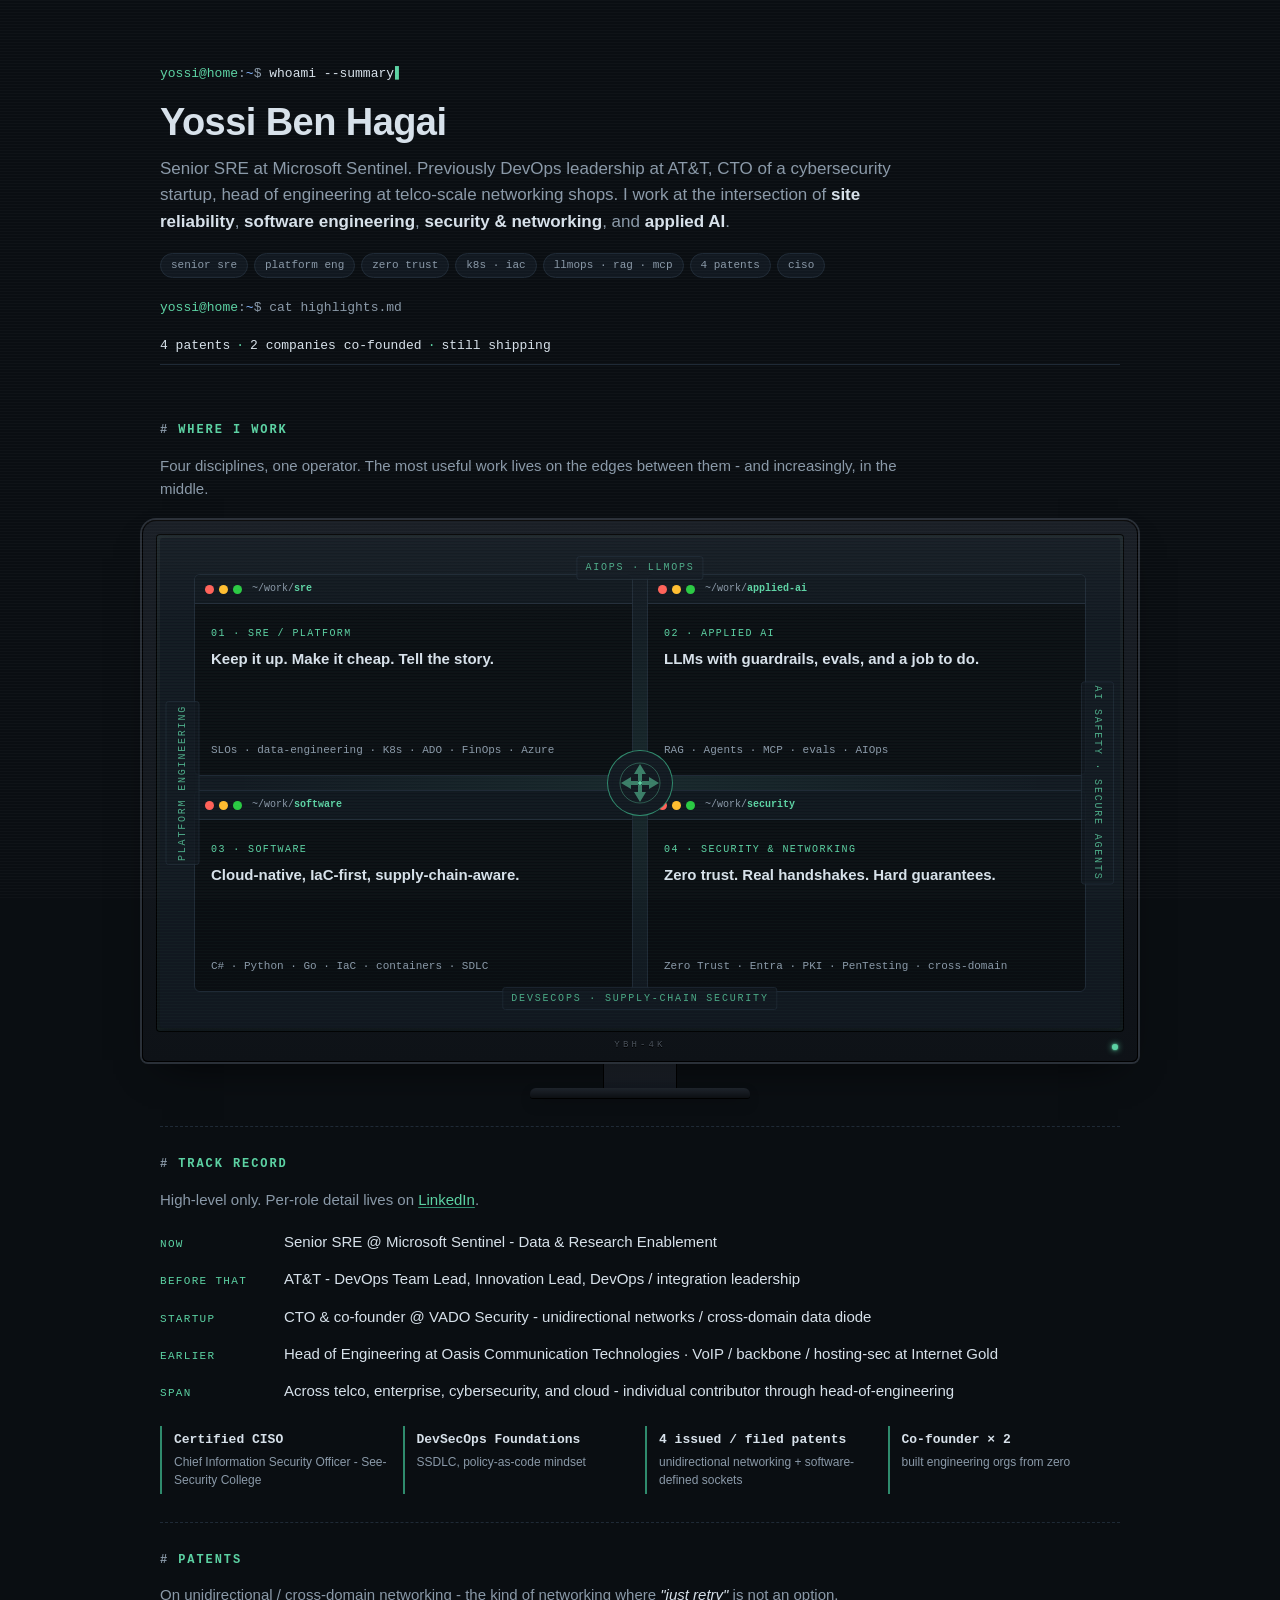
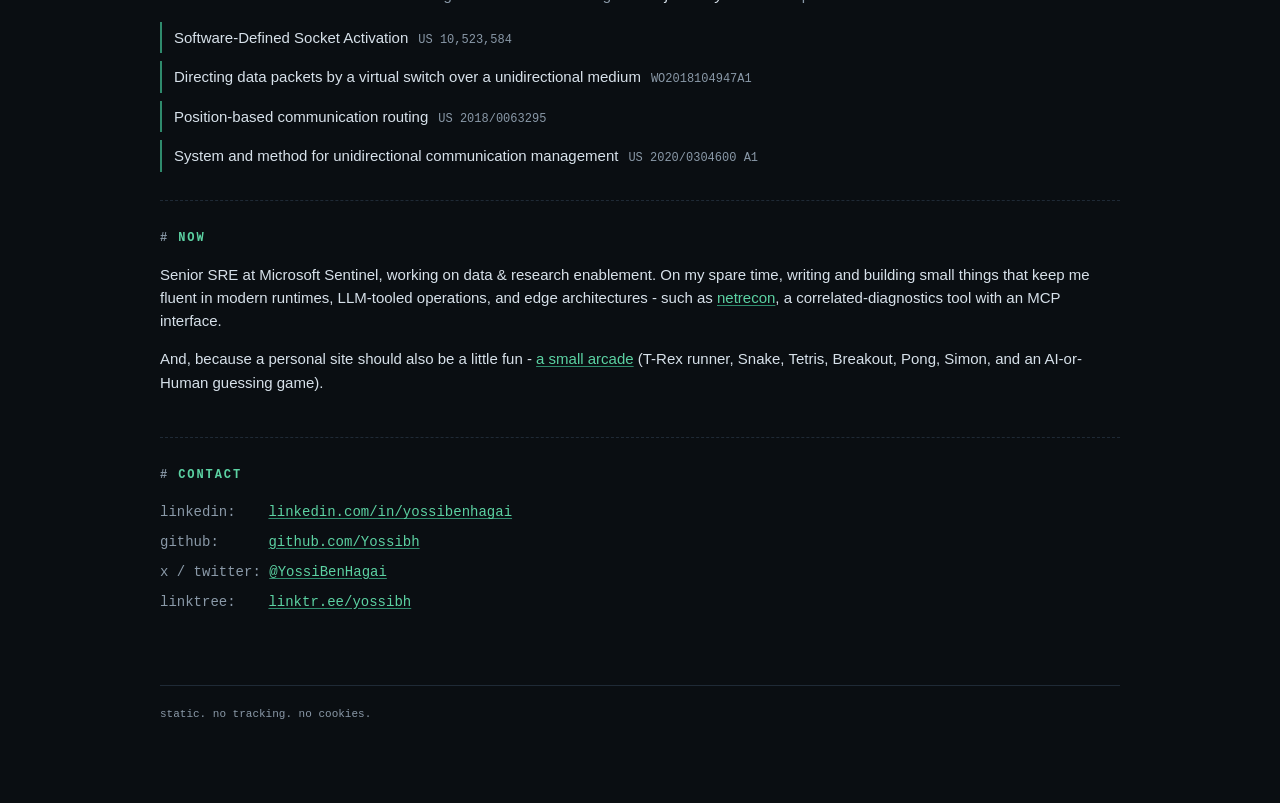
<file: index.html>
<!doctype html>
<html lang="en">
<head>
  <meta charset="utf-8" />
  <meta name="viewport" content="width=device-width, initial-scale=1" />
  <title>Yossi Ben Hagai - Senior SRE · Platform · Security &amp; Networking · Applied AI</title>
  <meta name="description" content="Yossi Ben Hagai - Senior SRE at Microsoft Sentinel. Working at the intersection of site reliability, software engineering, security &amp; networking, and applied AI." />
  <meta name="color-scheme" content="dark" />
  <link rel="canonical" href="https://yossibh.github.io/" />

  <!-- Open Graph / Twitter -->
  <meta property="og:type" content="profile" />
  <meta property="og:title" content="Yossi Ben Hagai - Senior SRE · Platform · Security &amp; Networking · Applied AI" />
  <meta property="og:description" content="Senior SRE at Microsoft Sentinel. Working at the intersection of site reliability, software, security &amp; networking, and applied AI." />
  <meta property="og:url" content="https://yossibh.github.io/" />
  <meta property="og:image" content="https://yossibh.github.io/og.svg" />
  <meta property="og:site_name" content="Yossi Ben Hagai" />
  <meta property="profile:first_name" content="Yossi" />
  <meta property="profile:last_name" content="Ben Hagai" />
  <meta name="twitter:card" content="summary_large_image" />
  <meta name="twitter:title" content="Yossi Ben Hagai" />
  <meta name="twitter:description" content="Senior SRE at Microsoft Sentinel. SRE · Platform · Security &amp; Networking · Applied AI." />
  <meta name="twitter:image" content="https://yossibh.github.io/og.svg" />
  <meta name="twitter:creator" content="@YossiBenHagai" />
  <meta name="author" content="Yossi Ben Hagai" />

  <link rel="icon" type="image/svg+xml" href="/favicon.svg" />

  <!-- JSON-LD: Person -->
  <script type="application/ld+json">
  {
    "@context": "https://schema.org",
    "@type": "Person",
    "name": "Yossi Ben Hagai",
    "givenName": "Yossi",
    "familyName": "Ben Hagai",
    "url": "https://yossibh.github.io/",
    "image": "https://yossibh.github.io/og.svg",
    "jobTitle": "Senior Site Reliability Engineer",
    "worksFor": {
      "@type": "Organization",
      "name": "Microsoft",
      "department": "Microsoft Sentinel"
    },
    "description": "Senior SRE working at the intersection of site reliability, software engineering, security & networking, and applied AI.",
    "knowsAbout": [
      "Site Reliability Engineering",
      "Software Engineering",
      "Security",
      "Networking",
      "Applied AI",
      "Cloud Infrastructure",
      "Observability"
    ],
    "sameAs": [
      "https://github.com/Yossibh",
      "https://www.linkedin.com/in/yossibenhagai/",
      "https://netrecon.pages.dev/"
    ]
  }
  </script>

  <!-- Cloudflare Web Analytics (cookieless, no PII) -->
  <script defer src="https://static.cloudflareinsights.com/beacon.min.js"
          data-cf-beacon='{"token": "096e253cde36408ca9ba0ba15c097f71"}'></script>

  <style>
    :root {
      --bg: #0a0e12;
      --bg-elev: #111820;
      --border: #1f2a36;
      --fg: #d7e1ea;
      --fg-dim: #8a99a8;
      --accent: #5cd2a3;
      --accent-dim: #2f8b6d;
      --low: #85b7ff;
      --mono: ui-monospace, SFMono-Regular, Menlo, Consolas, "Liberation Mono", monospace;
      --sans: -apple-system, BlinkMacSystemFont, "Segoe UI", Inter, Roboto, Helvetica, Arial, sans-serif;
    }

    html, body {
      margin: 0; padding: 0;
      background: var(--bg); color: var(--fg);
      font-family: var(--sans); font-size: 15px; line-height: 1.55;
      -webkit-font-smoothing: antialiased;
    }

    /* Subtle CRT scanlines overlay */
    body::before {
      content: "";
      position: fixed;
      inset: 0;
      pointer-events: none;
      z-index: 1000;
      background: repeating-linear-gradient(
        to bottom,
        rgba(255, 255, 255, 0.022) 0 1px,
        transparent 1px 3px
      );
    }
    @media (prefers-reduced-motion: reduce) {
      body::before { display: none; }
    }
    a { color: var(--accent); text-decoration: none; }
    a:hover { text-decoration: underline; }
    /* WCAG: prose links must be distinguishable beyond color alone. */
    p a, li a, blockquote a {
      text-decoration: underline;
      text-decoration-color: var(--accent-dim);
      text-underline-offset: 2px;
    }
    p a:hover, li a:hover, blockquote a:hover {
      text-decoration-color: var(--accent);
    }
    code, .mono { font-family: var(--mono); }

    .container {
      max-width: 960px;
      margin: 0 auto;
      padding: 32px 20px 80px;
    }

    /* ── Hero ────────────────────────────────────────────────────────────── */
    .about-hero { padding: 32px 0 8px; border-bottom: 1px solid var(--border); margin-bottom: 28px; }
    .about-hero .prompt { font-family: var(--mono); font-size: 13px; color: var(--fg-dim); margin: 0 0 18px; }
    .about-hero .prompt .p-host { color: var(--accent); }
    .about-hero .prompt .p-path { color: var(--low); }
    .about-hero .prompt .typed { color: var(--fg); }

    /* Typed animation on the whoami prompt. 'whoami --summary' = 16 chars. */
    .about-hero .prompt .typed {
      display: inline-block;
      overflow: hidden;
      white-space: nowrap;
      vertical-align: bottom;
      width: 0;
      animation: typing 1.2s steps(16, end) 200ms forwards;
    }
    .about-hero .prompt .caret {
      display: inline-block;
      color: var(--accent);
      animation: caret-blink 0.9s step-end infinite;
      margin-left: 1px;
    }
    @keyframes typing { to { width: 16ch; } }
    @keyframes caret-blink { 50% { opacity: 0; } }
    @media (prefers-reduced-motion: reduce) {
      .about-hero .prompt .typed { animation: none; width: auto; }
      .about-hero .prompt .caret { animation: none; opacity: 0.9; }
    }

    /* Second prompt line + stats output, after the pills. */
    .stats-prompt { margin-top: 20px !important; }
    .stats-output {
      font-family: var(--mono);
      font-size: 13px;
      color: var(--fg);
      margin: 4px 0 0;
      padding: 0;
    }
    .stats-output .dot { color: var(--accent); margin: 0 6px; }
    .about-h1 { font-size: 38px; line-height: 1.1; margin: 0 0 12px; letter-spacing: -0.015em; }
    .about-lede { font-size: 17px; color: var(--fg-dim); max-width: 760px; margin: 0 0 18px; }
    .about-lede strong { color: var(--fg); font-weight: 600; }
    .about-pills { display: flex; flex-wrap: wrap; gap: 6px; margin: 0; }
    .about-pills .pill {
      font-size: 11px; color: var(--fg-dim); border: 1px solid var(--border);
      border-radius: 999px; padding: 3px 10px; background: var(--bg-elev);
    }

    /* ── Sections ────────────────────────────────────────────────────────── */
    .about-section { padding: 28px 0; border-bottom: 1px dashed var(--border); }
    .about-section:last-of-type { border-bottom: 0; }
    .about-h2 {
      font-size: 12px; text-transform: uppercase; letter-spacing: 0.16em;
      color: var(--accent); font-family: var(--mono); margin: 0 0 14px; font-weight: 600;
    }
    .about-h2::before { content: "# "; color: var(--fg-dim); }
    .about-muted { color: var(--fg-dim); max-width: 760px; margin-top: 0; }
    .about-muted em { color: var(--fg); font-style: italic; }

    /* ── Quadrant visualization ──────────────────────────────────────────── */
    .quadrant {
      position: relative;
      display: grid;
      grid-template-columns: 1fr 1fr;
      grid-template-rows: 1fr 1fr;
      gap: 14px;
      margin-top: 20px;
      padding: 36px 34px;
      border: 1px solid var(--border);
      border-radius: 8px;
      background:
        radial-gradient(ellipse at center, rgba(92,210,163,0.08), transparent 60%),
        var(--bg-elev);
      perspective: 1200px;
    }
    .q-card {
      position: relative;
      min-height: 172px;
      cursor: pointer;
      transition: opacity .22s ease, filter .22s ease;
    }
    .q-face {
      position: absolute;
      inset: 0;
      display: flex;
      flex-direction: column;
      gap: 8px;
      padding: 0;
      background: var(--bg);
      border: 1px solid var(--border);
      border-radius: 6px;
      transition: border-color .15s ease;
      overflow: hidden;
    }
    .q-titlebar {
      display: flex; align-items: center; gap: 8px;
      background: #0f161d;
      border-bottom: 1px solid var(--border);
      padding: 6px 10px;
      font-family: var(--mono); font-size: 10px; color: var(--fg-dim);
      flex-shrink: 0;
    }
    .q-titlebar .dots { display: inline-flex; gap: 5px; }
    .q-titlebar .dots i { width: 9px; height: 9px; border-radius: 50%; display: block; }
    .q-titlebar .dots i:nth-child(1) { background: #ff6057; }
    .q-titlebar .dots i:nth-child(2) { background: #ffbd2e; }
    .q-titlebar .dots i:nth-child(3) { background: #28c941; }
    .q-titlebar .path { margin-left: 2px; transition: opacity .15s, color .15s; }
    .q-titlebar .path b { color: var(--accent); font-weight: 600; }
    .q-titlebar .path .prompt { color: var(--accent); margin-right: 4px; display: none; }
    .q-face-body { padding: 14px 16px 16px; display: flex; flex-direction: column; gap: 8px; flex: 1; min-height: 0; transition: opacity .18s ease; }
    .q-card:hover .q-face, .q-card.open .q-face, .q-card:focus-within .q-face { border-color: var(--accent-dim); }

    /* Typing output pane */
    .q-output {
      position: absolute;
      top: 28px; left: 0; right: 0; bottom: 0;
      padding: 12px 16px 14px;
      font-family: var(--mono);
      font-size: 11px;
      line-height: 1.5;
      color: var(--fg-dim);
      overflow: hidden;
      opacity: 0;
      pointer-events: none;
      transition: opacity .18s ease, font-size .3s ease, padding .3s ease;
    }
    @media (min-width: 721px) {
      .q-card.open .q-output {
        top: 36px;
        font-size: 14px;
        line-height: 1.6;
        padding: 22px 28px 24px;
      }
      .q-card.open .q-output .q-back-k { min-width: 74px; font-size: 13px; }
      .q-card.open .q-titlebar { padding: 9px 14px; font-size: 12px; }
      .q-card.open .q-titlebar .dots i { width: 11px; height: 11px; }
    }
    .q-card.open .q-output { opacity: 1; }
    .q-card.open .q-face-body { opacity: 0; }
    .q-card.open .q-titlebar .path .slug { display: none; }
    .q-card.open .q-titlebar .path .prompt { display: inline; }
    .q-output .q-back-k { color: var(--accent); display: inline-block; min-width: 58px; }
    .q-output ul { list-style: none; padding: 0; margin: 2px 0; }
    .q-output ul li { padding-left: 10px; position: relative; color: var(--fg); }
    .q-output ul li::before { content: "-"; position: absolute; left: 0; color: var(--accent-dim); }
    .q-output .q-cursor {
      display: inline-block; width: 7px; height: 1em;
      background: var(--accent);
      vertical-align: text-bottom;
      margin-left: 1px;
      animation: q-blink 1.05s step-end infinite;
    }
    @keyframes q-blink { 50% { opacity: 0; } }
    .q-tag { font-size: 10px; letter-spacing: 0.14em; text-transform: uppercase; color: var(--accent); }
    .q-card strong { font-size: 15px; color: var(--fg); font-weight: 600; line-height: 1.35; }
    .q-meta { font-size: 11px; color: var(--fg-dim); margin-top: auto; }

    @media (prefers-reduced-motion: reduce) {
      .q-output, .q-face-body, .q-titlebar .path { transition: none; }
      .q-output .q-cursor { animation: none; }
    }

    .q-edge {
      position: absolute;
      font-size: 10px; text-transform: uppercase; letter-spacing: 0.18em;
      color: var(--accent); opacity: 0.78;
      background: var(--bg-elev);
      padding: 3px 8px;
      border: 1px solid var(--border);
      border-radius: 3px;
      white-space: nowrap;
      pointer-events: none;
    }
    .q-edge-top    { top: 18px; left: 50%; transform: translateX(-50%); }
    .q-edge-bottom { bottom: 18px; left: 50%; transform: translateX(-50%); }
    .q-edge-left   { top: 50%; left: 6px;  writing-mode: vertical-rl; transform: translateY(-50%) rotate(180deg); }
    .q-edge-right  { top: 50%; right: 6px; writing-mode: vertical-rl; transform: translateY(-50%); }

    .q-center {
      position: absolute;
      top: 50%; left: 50%; transform: translate(-50%, -50%);
      width: 56px; height: 56px;
      display: flex; align-items: center; justify-content: center;
      color: var(--accent);
      background: var(--bg-elev);
      border-radius: 999px;
      box-shadow: 0 0 0 4px var(--bg-elev), 0 0 0 5px var(--accent-dim);
      pointer-events: none;
      transition: opacity 0.25s ease;
      z-index: 2;
    }
    .q-center svg { display: block; overflow: visible; }
    .q-center .qc-ring {
      transform-origin: 22px 22px;
      animation: qc-spin 14s linear infinite;
    }
    .q-center .qc-dot {
      animation: qc-dot-pulse 2.4s ease-in-out infinite;
    }
    .q-center .qc {
      transform-origin: 22px 22px;
      opacity: 0.55;
      animation: qc-pulse 2.4s ease-in-out infinite;
    }
    .q-center .qc-n { animation-delay: 0s;    }
    .q-center .qc-e { animation-delay: 0.6s;  }
    .q-center .qc-s { animation-delay: 1.2s;  }
    .q-center .qc-w { animation-delay: 1.8s;  }

    @keyframes qc-pulse {
      0%,  70%, 100% { opacity: 0.45; filter: none; transform: scale(1); }
      15%            { opacity: 1;    filter: drop-shadow(0 0 4px var(--accent)); transform: scale(1.08); }
      40%            { opacity: 0.7;  }
    }
    @keyframes qc-dot-pulse {
      0%, 100% { opacity: 0.6; transform: scale(1); transform-origin: 22px 22px; }
      50%      { opacity: 1;   transform: scale(1.35); transform-origin: 22px 22px; }
    }
    @keyframes qc-spin {
      to { transform: rotate(360deg); }
    }
    .q-center::after {
      content: "";
      position: absolute;
      inset: -4px;
      border-radius: 999px;
      border: 1px solid var(--accent);
      opacity: 0;
      animation: origin-pulse 3s ease-out infinite;
      pointer-events: none;
    }
    @keyframes origin-pulse {
      0%   { transform: scale(1);    opacity: 0.55; }
      70%  { transform: scale(1.35); opacity: 0; }
      100% { transform: scale(1.35); opacity: 0; }
    }
    /* Fade the center badge when any card is open so it doesn't
       cover the terminal output. */
    .quadrant:has(.q-card:hover) .q-center,
    .quadrant:has(.q-card.open) .q-center { opacity: 0; }
    .quadrant:has(.q-card.open) .q-edge {
      opacity: 0;
      transition: opacity .18s ease;
    }
    @media (prefers-reduced-motion: reduce) {
      .q-center::after { animation: none; }
      .q-center .qc,
      .q-center .qc-ring,
      .q-center .qc-dot { animation: none; opacity: 0.7; }
    }

    /* ── Maximize-on-hover (desktop) ─────────────────────────────────────── */
    @media (min-width: 721px) {
      .quadrant { display: block; min-height: 430px; }
      .q-card {
        position: absolute;
        margin: 0;
        transition:
          inset .34s cubic-bezier(.2,.7,.2,1),
          opacity .22s ease,
          filter .22s ease;
      }
      .q-sre { inset: 36px calc(50% + 7px) calc(50% + 7px) 34px; }
      .q-ai  { inset: 36px 34px calc(50% + 7px) calc(50% + 7px); }
      .q-swe { inset: calc(50% + 7px) calc(50% + 7px) 36px 34px; }
      .q-sec { inset: calc(50% + 7px) 34px 36px calc(50% + 7px); }
      .q-card.open { inset: 36px 34px; z-index: 10; }
      .quadrant:has(.q-card.open) .q-card:not(.open) {
        opacity: 0.18;
        filter: blur(2px) saturate(0.6);
        pointer-events: none;
      }
    }
    @media (prefers-reduced-motion: reduce) {
      .q-card { transition: opacity .22s ease, filter .22s ease; }
    }

    @media (max-width: 720px) {
      .quadrant { grid-template-columns: 1fr; grid-template-rows: auto; padding: 20px 14px; }
      .q-card { min-height: 172px; }
      .q-face { position: absolute; inset: 0; }
      .q-edge-left, .q-edge-right { display: none; }
      .q-edge-top, .q-edge-bottom { position: static; transform: none; display: inline-block; margin: 6px 4px; }
      .q-center { display: none; }
    }

    /* ── Monitor enclosure ──────────────────────────────────────────────── */
    .monitor {
      margin-top: 20px;
      display: flex;
      flex-direction: column;
      align-items: center;
    }
    .monitor-bezel {
      position: relative;
      width: 100%;
      padding: 18px 18px 34px;
      background: linear-gradient(180deg, #1a1f26 0%, #0e1217 100%);
      border-radius: 14px 14px 6px 6px;
      box-shadow:
        inset 0 1px 0 rgba(255,255,255,0.05),
        inset 0 0 0 1px #000,
        0 0 0 2px #2a3038,
        0 18px 40px -20px rgba(0,0,0,0.8),
        0 2px 0 #0a0d11;
    }
    .monitor-bezel::before {
      /* inner screen rim */
      content: "";
      position: absolute;
      inset: 14px 14px 30px;
      border-radius: 4px;
      box-shadow:
        inset 0 0 0 1px #000,
        inset 0 0 14px rgba(92,210,163,0.08);
      pointer-events: none;
    }
    .monitor-bezel::after {
      /* subtle screen scanlines + glare */
      content: "";
      position: absolute;
      inset: 14px 14px 30px;
      border-radius: 4px;
      background:
        linear-gradient(180deg, rgba(255,255,255,0.04), transparent 18%, transparent 82%, rgba(0,0,0,0.25)),
        repeating-linear-gradient(0deg, rgba(92,210,163,0.035) 0px, rgba(92,210,163,0.035) 1px, transparent 1px, transparent 3px);
      pointer-events: none;
      mix-blend-mode: screen;
      opacity: 0.6;
    }
    .monitor-brand {
      position: absolute;
      bottom: 9px; left: 50%; transform: translateX(-50%);
      font-size: 9px; letter-spacing: 0.35em;
      color: #4a525c;
      text-shadow: 0 1px 0 #000;
    }
    .monitor-led {
      position: absolute;
      bottom: 12px; right: 20px;
      width: 6px; height: 6px;
      border-radius: 50%;
      background: var(--accent);
      box-shadow: 0 0 6px var(--accent), 0 0 2px var(--accent);
      animation: monitor-led-blink 4s ease-in-out infinite;
    }
    @keyframes monitor-led-blink {
      0%, 94%, 100% { opacity: 1; }
      96%           { opacity: 0.25; }
    }
    .monitor-neck {
      width: 72px; height: 26px;
      background: linear-gradient(180deg, #20262e, #141921);
      border-left: 1px solid #000;
      border-right: 1px solid #000;
      box-shadow: inset 0 1px 0 rgba(255,255,255,0.04);
    }
    .monitor-base {
      width: 220px; max-width: 60%; height: 10px;
      background: linear-gradient(180deg, #20262e, #0c0f13);
      border-radius: 6px 6px 3px 3px;
      box-shadow:
        0 1px 0 #000,
        0 6px 14px -4px rgba(0,0,0,0.7);
    }
    /* The quadrant now sits inside the bezel; drop its outer border so the
       monitor provides the frame. */
    .monitor .quadrant {
      margin-top: 0;
      border: none;
      border-radius: 3px;
      padding: 30px 28px;
    }
    @media (max-width: 720px) {
      .monitor-bezel { padding: 10px 10px 24px; border-radius: 10px 10px 4px 4px; }
      .monitor-bezel::before, .monitor-bezel::after { inset: 8px 8px 20px; }
      .monitor-brand { bottom: 6px; font-size: 8px; letter-spacing: 0.3em; }
      .monitor-led { bottom: 9px; right: 12px; width: 5px; height: 5px; }
      .monitor-neck { width: 58px; height: 20px; }
      .monitor-base { width: 180px; }
      .monitor .quadrant { padding: 16px 10px; }
    }
    @media (prefers-reduced-motion: reduce) {
      .monitor-led { animation: none; }
    }

    /* ── Track record ────────────────────────────────────────────────────── */
    .career-list { list-style: none; padding: 0; margin: 10px 0 20px; display: flex; flex-direction: column; gap: 6px; }
    .career-list li { display: grid; grid-template-columns: 110px 1fr; gap: 14px; align-items: baseline; padding: 4px 0; }
    .career-k { color: var(--accent); font-size: 11px; text-transform: uppercase; letter-spacing: 0.12em; }
    .career-v { color: var(--fg); }

    .cred-grid { display: grid; grid-template-columns: repeat(auto-fit, minmax(220px, 1fr)); gap: 10px; margin-top: 14px; }
    .cred { display: flex; flex-direction: column; gap: 2px; border-left: 2px solid var(--accent-dim); padding: 4px 0 4px 12px; }
    .cred-label { font-size: 13px; color: var(--fg); font-weight: 600; }
    .cred-note { font-size: 12px; color: var(--fg-dim); }

    /* ── Patents ─────────────────────────────────────────────────────────── */
    .patent-list { list-style: none; padding: 0; margin: 10px 0 0; display: flex; flex-direction: column; gap: 8px; }
    .patent { display: flex; flex-wrap: wrap; gap: 10px; align-items: baseline; border-left: 2px solid var(--accent-dim); padding: 4px 0 4px 12px; }
    .patent-title { font-weight: 500; color: var(--fg); }
    .patent-meta { font-size: 12px; color: var(--fg-dim); }

    /* ── Contact ─────────────────────────────────────────────────────────── */
    .contact-list { list-style: none; padding: 0; margin: 0; font-size: 14px; }
    .contact-list li { padding: 4px 0; }
    .contact-list .c-k { display: inline-block; min-width: 100px; color: var(--fg-dim); }
    .contact-list .c-k::after { content: ":"; }

    .site-footer {
      margin-top: 40px; padding-top: 20px; border-top: 1px solid var(--border);
      font-family: var(--mono); font-size: 11px; color: var(--fg-dim);
    }

    @media (max-width: 640px) {
      .about-h1 { font-size: 28px; }
      .about-lede { font-size: 15px; }
      .career-list li { grid-template-columns: 1fr; gap: 2px; }
    }
  </style>
</head>
<body>
  <main class="container">
    <section class="about-hero">
      <div class="prompt mono">
        <span class="p-host">yossi@home</span>:<span class="p-path">~</span>$ <span class="typed">whoami --summary</span><span class="caret" aria-hidden="true">▌</span>
      </div>

      <h1 class="about-h1">Yossi Ben Hagai</h1>
      <p class="about-lede">
        Senior SRE at Microsoft Sentinel. Previously DevOps leadership at AT&amp;T, CTO of a
        cybersecurity startup, head of engineering at telco-scale networking shops. I work at
        the intersection of <strong>site reliability</strong>, <strong>software engineering</strong>,
        <strong>security &amp; networking</strong>, and <strong>applied AI</strong>.
      </p>
      <div class="about-pills mono">
        <span class="pill">senior sre</span>
        <span class="pill">platform eng</span>
        <span class="pill">zero trust</span>
        <span class="pill">k8s · iac</span>
        <span class="pill">llmops · rag · mcp</span>
        <span class="pill">4 patents</span>
        <span class="pill">ciso</span>
      </div>

      <div class="prompt mono stats-prompt">
        <span class="p-host">yossi@home</span>:<span class="p-path">~</span>$ cat highlights.md
      </div>
      <div class="stats-output mono">
        4 patents<span class="dot">·</span>2 companies co-founded<span class="dot">·</span>still shipping
      </div>
    </section>

    <section class="about-section">
      <h2 class="about-h2">Where I work</h2>
      <p class="about-muted">
        Four disciplines, one operator. The most useful work lives on the edges between them -
        and increasingly, in the middle.
      </p>

      <div class="monitor" aria-hidden="false">
        <div class="monitor-bezel">
          <div class="monitor-brand mono" aria-hidden="true">YBH-4K</div>
          <div class="monitor-led" aria-hidden="true"></div>
        <div class="quadrant" role="img" aria-label="Quadrant showing the four disciplines and their intersections. Hover each card for a man-page.">
        <div class="q-card q-sre" data-slug="sre" tabindex="0" role="button" aria-label="SRE / platform — activate to see details">
          <div class="q-face">
            <div class="q-titlebar"><span class="dots"><i></i><i></i><i></i></span><span class="path"><span class="prompt">$ man</span><span class="slug">~/work/</span><b>sre</b></span></div>
            <div class="q-face-body">
              <span class="q-tag mono">01 · sre / platform</span>
              <strong>Keep it up. Make it cheap. Tell the story.</strong>
              <span class="q-meta mono">SLOs · data-engineering · K8s · ADO · FinOps · Azure</span>
            </div>
            <div class="q-output" aria-hidden="true"></div>
          </div>
          <template class="q-script">
            <div><span class="q-back-k">NAME</span> keep it up, make it cheap, tell the story</div>
            <div><span class="q-back-k">DOES</span></div>
            <ul>
              <li>SLOs over heroics</li>
              <li>automate the boring; escalate the novel</li>
              <li>observability before optimization</li>
            </ul>
            <div><span class="q-back-k">SEE ALSO</span> platform(1), toil(5), oncall(8)</div>
          </template>
        </div>
        <div class="q-card q-ai" data-slug="applied-ai" tabindex="0" role="button" aria-label="Applied AI — activate to see details">
          <div class="q-face">
            <div class="q-titlebar"><span class="dots"><i></i><i></i><i></i></span><span class="path"><span class="prompt">$ man</span><span class="slug">~/work/</span><b>applied-ai</b></span></div>
            <div class="q-face-body">
              <span class="q-tag mono">02 · applied AI</span>
              <strong>LLMs with guardrails, evals, and a job to do.</strong>
              <span class="q-meta mono">RAG · Agents · MCP · evals · AIOps</span>
            </div>
            <div class="q-output" aria-hidden="true"></div>
          </div>
          <template class="q-script">
            <div><span class="q-back-k">NAME</span> LLMs with a job to do</div>
            <div><span class="q-back-k">DOES</span></div>
            <ul>
              <li>evals before vibes</li>
              <li>retrieval before fine-tuning</li>
              <li>guardrails at the tool boundary</li>
            </ul>
            <div><span class="q-back-k">SEE ALSO</span> mcp(1), agents(5), evals(7)</div>
          </template>
        </div>
        <div class="q-card q-swe" data-slug="software" tabindex="0" role="button" aria-label="Software — activate to see details">
          <div class="q-face">
            <div class="q-titlebar"><span class="dots"><i></i><i></i><i></i></span><span class="path"><span class="prompt">$ man</span><span class="slug">~/work/</span><b>software</b></span></div>
            <div class="q-face-body">
              <span class="q-tag mono">03 · software</span>
              <strong>Cloud-native, IaC-first, supply-chain-aware.</strong>
              <span class="q-meta mono">C# · Python · Go · IaC · containers · SDLC</span>
            </div>
            <div class="q-output" aria-hidden="true"></div>
          </div>
          <template class="q-script">
            <div><span class="q-back-k">NAME</span> ship, iterate, own it</div>
            <div><span class="q-back-k">DOES</span></div>
            <ul>
              <li>types and tests over docs</li>
              <li>simple beats clever</li>
              <li>own your own reliability</li>
            </ul>
            <div><span class="q-back-k">SEE ALSO</span> iac(1), ci(5), sdlc(7)</div>
          </template>
        </div>
        <div class="q-card q-sec" data-slug="security" tabindex="0" role="button" aria-label="Security and networking — activate to see details">
          <div class="q-face">
            <div class="q-titlebar"><span class="dots"><i></i><i></i><i></i></span><span class="path"><span class="prompt">$ man</span><span class="slug">~/work/</span><b>security</b></span></div>
            <div class="q-face-body">
              <span class="q-tag mono">04 · security &amp; networking</span>
              <strong>Zero trust. Real handshakes. Hard guarantees.</strong>
              <span class="q-meta mono">Zero Trust · Entra · PKI · PenTesting · cross-domain</span>
            </div>
            <div class="q-output" aria-hidden="true"></div>
          </div>
          <template class="q-script">
            <div><span class="q-back-k">NAME</span> zero trust, real handshakes</div>
            <div><span class="q-back-k">DOES</span></div>
            <ul>
              <li>assume breach, verify always</li>
              <li>identity is the new perimeter</li>
              <li>crypto protects; design enables</li>
            </ul>
            <div><span class="q-back-k">SEE ALSO</span> entra(1), zero-trust(5), pki(7)</div>
          </template>
        </div>

        <span class="q-edge q-edge-top mono" aria-hidden="true">AIOps · LLMOps</span>
        <span class="q-edge q-edge-bottom mono" aria-hidden="true">DevSecOps · supply-chain security</span>
        <span class="q-edge q-edge-left mono" aria-hidden="true">Platform engineering</span>
        <span class="q-edge q-edge-right mono" aria-hidden="true">AI safety · secure agents</span>
        <span class="q-center" aria-hidden="true">
          <svg viewBox="0 0 44 44" width="44" height="44" role="presentation">
            <circle class="qc-ring" cx="22" cy="22" r="20" fill="none" stroke="currentColor" stroke-opacity="0.35" stroke-width="1"/>
            <g class="qc-arrows" fill="currentColor">
              <path class="qc qc-n" d="M22 3 L28 13 H24 V20 H20 V13 H16 Z"/>
              <path class="qc qc-e" d="M41 22 L31 28 V24 H24 V20 H31 V16 Z"/>
              <path class="qc qc-s" d="M22 41 L16 31 H20 V24 H24 V31 H28 Z"/>
              <path class="qc qc-w" d="M3 22 L13 16 V20 H20 V24 H13 V28 Z"/>
            </g>
            <circle class="qc-dot" cx="22" cy="22" r="2" fill="currentColor"/>
          </svg>
        </span>
        </div>
        </div>
        <div class="monitor-neck" aria-hidden="true"></div>
        <div class="monitor-base" aria-hidden="true"></div>
      </div>
    </section>

    <section class="about-section">
      <h2 class="about-h2">Track record</h2>
      <p class="about-muted">
        High-level only. Per-role detail lives on
        <a href="https://www.linkedin.com/in/yossibenhagai/" target="_blank" rel="noopener">LinkedIn</a>.
      </p>
      <ul class="career-list">
        <li><span class="career-k mono">Now</span><span class="career-v">Senior SRE @ Microsoft Sentinel - Data &amp; Research Enablement</span></li>
        <li><span class="career-k mono">Before that</span><span class="career-v">AT&amp;T - DevOps Team Lead, Innovation Lead, DevOps / integration leadership</span></li>
        <li><span class="career-k mono">Startup</span><span class="career-v">CTO &amp; co-founder @ VADO Security - unidirectional networks / cross-domain data diode</span></li>
        <li><span class="career-k mono">Earlier</span><span class="career-v">Head of Engineering at Oasis Communication Technologies · VoIP / backbone / hosting-sec at Internet Gold</span></li>
        <li><span class="career-k mono">Span</span><span class="career-v">Across telco, enterprise, cybersecurity, and cloud - individual contributor through head-of-engineering</span></li>
      </ul>

      <div class="cred-grid">
        <div class="cred"><span class="cred-label mono">Certified CISO</span><span class="cred-note">Chief Information Security Officer - See-Security College</span></div>
        <div class="cred"><span class="cred-label mono">DevSecOps Foundations</span><span class="cred-note">SSDLC, policy-as-code mindset</span></div>
        <div class="cred"><span class="cred-label mono">4 issued / filed patents</span><span class="cred-note">unidirectional networking + software-defined sockets</span></div>
        <div class="cred"><span class="cred-label mono">Co-founder × 2</span><span class="cred-note">built engineering orgs from zero</span></div>
      </div>
    </section>

    <section class="about-section">
      <h2 class="about-h2">Patents</h2>
      <p class="about-muted">
        On unidirectional / cross-domain networking - the kind of networking where
        <em>"just retry"</em> is not an option.
      </p>
      <ul class="patent-list">
        <li class="patent"><span class="patent-title">Software-Defined Socket Activation</span><span class="patent-meta mono">US 10,523,584</span></li>
        <li class="patent"><span class="patent-title">Directing data packets by a virtual switch over a unidirectional medium</span><span class="patent-meta mono">WO2018104947A1</span></li>
        <li class="patent"><span class="patent-title">Position-based communication routing</span><span class="patent-meta mono">US 2018/0063295</span></li>
        <li class="patent"><span class="patent-title">System and method for unidirectional communication management</span><span class="patent-meta mono">US 2020/0304600 A1</span></li>
      </ul>
    </section>

    <section class="about-section">
      <h2 class="about-h2">Now</h2>
      <p>
        Senior SRE at Microsoft Sentinel, working on data &amp; research enablement. On my spare time,
        writing and building small things that keep me fluent in modern runtimes, LLM-tooled
        operations, and edge architectures - such as
        <a href="https://netrecon.pages.dev/" target="_blank" rel="noopener">netrecon</a>,
        a correlated-diagnostics tool with an MCP interface.
      </p>
      <p>
        And, because a personal site should also be a little fun -
        <a href="/games/">a small arcade</a>
        (T-Rex runner, Snake, Tetris, Breakout, Pong, Simon, and an AI-or-Human guessing game).
      </p>
    </section>

    <section class="about-section">
      <h2 class="about-h2">Contact</h2>
      <ul class="contact-list mono">
        <li><span class="c-k">linkedin</span> <a href="https://www.linkedin.com/in/yossibenhagai/" target="_blank" rel="noopener">linkedin.com/in/yossibenhagai</a></li>
        <li><span class="c-k">github</span> <a href="https://github.com/Yossibh" target="_blank" rel="noopener">github.com/Yossibh</a></li>
        <li><span class="c-k">x / twitter</span> <a href="https://twitter.com/YossiBenHagai" target="_blank" rel="noopener">@YossiBenHagai</a></li>
        <li><span class="c-k">linktree</span> <a href="https://linktr.ee/yossibh" target="_blank" rel="noopener">linktr.ee/yossibh</a></li>
      </ul>
    </section>

    <footer class="site-footer">
      <span>static. no tracking. no cookies.</span>
    </footer>
  </main>

<script>
/* ── Terminal-typing effect for the Where-I-work quadrant cards ───────── */
(function () {
  var REDUCE = matchMedia && matchMedia('(prefers-reduced-motion: reduce)').matches;
  var CHAR_MS = 9;
  var CHARS_PER_TICK = 2;

  function buildOps(srcFrag, dstEl, ops) {
    Array.prototype.forEach.call(srcFrag.childNodes, function (n) {
      if (n.nodeType === 3) {
        var text = n.nodeValue || '';
        var tn = document.createTextNode('');
        dstEl.appendChild(tn);
        for (var i = 0; i < text.length; i++) {
          (function (ch) { ops.push(function () { tn.nodeValue += ch; }); })(text[i]);
        }
      } else if (n.nodeType === 1) {
        var clone = n.cloneNode(false);
        dstEl.appendChild(clone);
        buildOps(n, clone, ops);
      }
    });
  }

  function renderInstant(template, target) {
    target.innerHTML = '';
    var frag = template.content.cloneNode(true);
    while (frag.firstChild) target.appendChild(frag.firstChild);
    addCursor(target);
  }

  function addCursor(target) {
    var cur = document.createElement('span');
    cur.className = 'q-cursor';
    target.appendChild(cur);
  }

  function typeInto(template, target, cancelRef) {
    target.innerHTML = '';
    if (REDUCE) { renderInstant(template, target); return; }
    var ops = [];
    var frag = template.content.cloneNode(true);
    buildOps(frag, target, ops);
    var cursor = document.createElement('span');
    cursor.className = 'q-cursor';
    target.appendChild(cursor);
    var i = 0;
    function tick() {
      if (cancelRef.cancelled) return;
      if (i >= ops.length) return;
      var n = Math.min(CHARS_PER_TICK, ops.length - i);
      // keep cursor at the end: detach, run ops, reattach
      if (cursor.parentNode) cursor.parentNode.removeChild(cursor);
      for (var k = 0; k < n; k++) ops[i + k]();
      target.appendChild(cursor);
      i += n;
      setTimeout(tick, CHAR_MS);
    }
    tick();
  }

  var HAS_HOVER = matchMedia && matchMedia('(hover: hover)').matches;

  Array.prototype.forEach.call(document.querySelectorAll('.q-card'), function (card) {
    var tpl = card.querySelector('template.q-script');
    var out = card.querySelector('.q-output');
    if (!tpl || !out) return;
    var cancel = { cancelled: true };
    var hideTimer = null;
    function open() {
      if (card.classList.contains('open')) return;
      card.classList.add('open');
      if (hideTimer) { clearTimeout(hideTimer); hideTimer = null; }
      cancel = { cancelled: false };
      typeInto(tpl, out, cancel);
    }
    function close() {
      if (!card.classList.contains('open')) return;
      cancel.cancelled = true;
      card.classList.remove('open');
      hideTimer = setTimeout(function () {
        if (!card.classList.contains('open')) out.innerHTML = '';
      }, 220);
    }
    function toggle() { if (card.classList.contains('open')) close(); else open(); }

    if (HAS_HOVER) {
      card.addEventListener('mouseenter', open);
      card.addEventListener('mouseleave', close);
    } else {
      card.addEventListener('click', toggle);
    }
    card.addEventListener('focus', open);
    card.addEventListener('blur', close);
    card.addEventListener('keydown', function (e) {
      if (e.key === 'Enter' || e.key === ' ') { e.preventDefault(); toggle(); }
    });
  });
})();
</script>
</body>
</html>
</file>
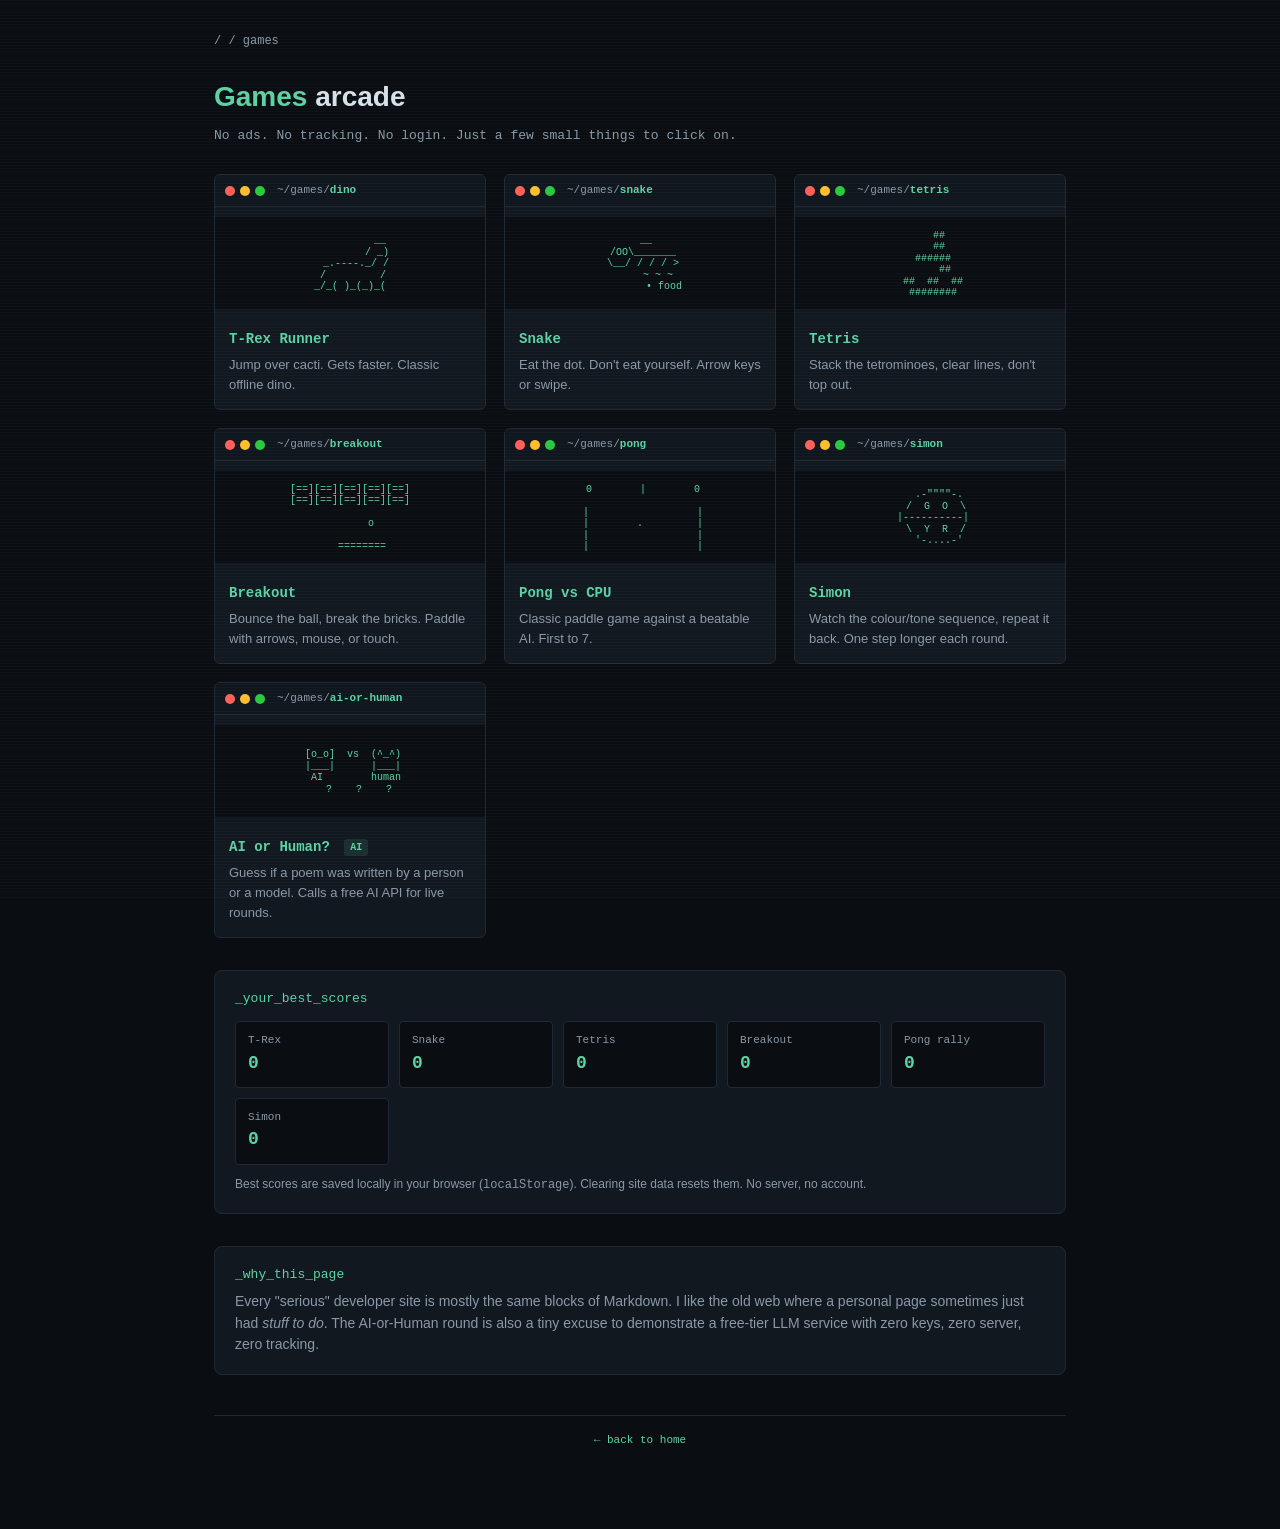
<file: games/index.html>
<!doctype html>
<html lang="en">
<head>
  <meta charset="utf-8" />
  <meta name="viewport" content="width=device-width, initial-scale=1" />
  <title>Games · Yossi Ben Hagai</title>
  <meta name="description" content="A small arcade of browser games - T-Rex runner, Snake, Tetris, Breakout, Pong, Simon, and an AI-or-Human guessing game." />
  <meta name="color-scheme" content="dark" />
  <link rel="canonical" href="https://yossibh.github.io/games/" />
  <meta property="og:type" content="website" />
  <meta property="og:title" content="Games · Yossi Ben Hagai" />
  <meta property="og:description" content="Browser games, one of them talks to an AI." />
  <meta property="og:url" content="https://yossibh.github.io/games/" />
  <meta property="og:image" content="https://yossibh.github.io/og.svg" />
  <link rel="icon" type="image/svg+xml" href="/favicon.svg" />
  <link rel="stylesheet" href="/games/games.css" />
</head>
<body>
  <main class="wrap">
    <p class="crumbs"><a href="/">/</a> / games</p>
    <h1><span class="accent">Games</span> arcade</h1>
    <p class="sub">No ads. No tracking. No login. Just a few small things to click on.</p>

    <div class="tiles">

      <a class="tile" href="/games/dino.html">
        <div class="titlebar"><span class="dots"><i></i><i></i><i></i></span><span class="path">~/games/<b>dino</b></span></div>
<pre class="art">          __
         / _)
  _.----._/ /
 /         /
_/_( )_(_)_(
</pre>
        <div class="meta">
          <p class="title">T-Rex Runner</p>
          <p class="desc">Jump over cacti. Gets faster. Classic offline dino.</p>
        </div>
      </a>

      <a class="tile" href="/games/snake.html">
        <div class="titlebar"><span class="dots"><i></i><i></i><i></i></span><span class="path">~/games/<b>snake</b></span></div>
<pre class="art">  __
 /OO\_______
 \__/ / / / >
      ~ ~ ~
        • food
</pre>
        <div class="meta">
          <p class="title">Snake</p>
          <p class="desc">Eat the dot. Don't eat yourself. Arrow keys or swipe.</p>
        </div>
      </a>

      <a class="tile" href="/games/tetris.html">
        <div class="titlebar"><span class="dots"><i></i><i></i><i></i></span><span class="path">~/games/<b>tetris</b></span></div>
<pre class="art">   ##
   ##
 ######
     ##
 ##  ##  ##
 ########
</pre>
        <div class="meta">
          <p class="title">Tetris</p>
          <p class="desc">Stack the tetrominoes, clear lines, don't top out.</p>
        </div>
      </a>

      <a class="tile" href="/games/breakout.html">
        <div class="titlebar"><span class="dots"><i></i><i></i><i></i></span><span class="path">~/games/<b>breakout</b></span></div>
<pre class="art">[==][==][==][==][==]
[==][==][==][==][==]

       o

    ========
</pre>
        <div class="meta">
          <p class="title">Breakout</p>
          <p class="desc">Bounce the ball, break the bricks. Paddle with arrows, mouse, or touch.</p>
        </div>
      </a>

      <a class="tile" href="/games/pong.html">
        <div class="titlebar"><span class="dots"><i></i><i></i><i></i></span><span class="path">~/games/<b>pong</b></span></div>
<pre class="art"> 0        |        0

 |                  |
 |        .         |
 |                  |
 |                  |
</pre>
        <div class="meta">
          <p class="title">Pong vs CPU</p>
          <p class="desc">Classic paddle game against a beatable AI. First to 7.</p>
        </div>
      </a>

      <a class="tile" href="/games/simon.html">
        <div class="titlebar"><span class="dots"><i></i><i></i><i></i></span><span class="path">~/games/<b>simon</b></span></div>
<pre class="art">   .-""""-.
  /  G  O  \
 |----------|
  \  Y  R  /
   '-....-'
</pre>
        <div class="meta">
          <p class="title">Simon</p>
          <p class="desc">Watch the colour/tone sequence, repeat it back. One step longer each round.</p>
        </div>
      </a>

      <a class="tile" href="/games/ai-or-human.html">
        <div class="titlebar"><span class="dots"><i></i><i></i><i></i></span><span class="path">~/games/<b>ai-or-human</b></span></div>
<pre class="art"> [o_o]  vs  (^_^)
 |___|      |___|
  AI        human
   ?    ?    ?
</pre>
        <div class="meta">
          <p class="title">AI or Human? <span class="badge">AI</span></p>
          <p class="desc">Guess if a poem was written by a person or a model. Calls a free AI API for live rounds.</p>
        </div>
      </a>

    </div>

    <div class="card" style="margin-top:32px">
      <p class="mono" style="margin:0 0 10px; color: var(--accent); font-size:13px">_your_best_scores</p>
      <div id="scoreboard" class="scoreboard"></div>
      <p style="margin:10px 0 0; font-size:12px; color:var(--fg-dim);">
        Best scores are saved locally in your browser (<code>localStorage</code>). Clearing site data resets them. No server, no account.
      </p>
    </div>

    <div class="card" style="margin-top:32px">
      <p class="mono" style="margin:0 0 6px; color: var(--accent); font-size:13px">_why_this_page</p>
      <p style="margin:0; font-size: 14px; color: var(--fg-dim);">
        Every "serious" developer site is mostly the same blocks of Markdown. I like the old web where a personal page sometimes just had <em>stuff to do</em>. The AI-or-Human round is also a tiny excuse to demonstrate a free-tier LLM service with zero keys, zero server, zero tracking.
      </p>
    </div>

    <footer class="tiny">
      <a href="/">← back to home</a>
    </footer>
  </main>

<script>
(function () {
  var entries = [
    { k: 'dino-best',     label: 'T-Rex' },
    { k: 'snake-best',    label: 'Snake' },
    { k: 'tetris-best',   label: 'Tetris' },
    { k: 'breakout-best', label: 'Breakout' },
    { k: 'pong-best',     label: 'Pong rally' },
    { k: 'simon-best',    label: 'Simon' }
  ];
  var host = document.getElementById('scoreboard');
  entries.forEach(function (e) {
    var v = parseInt(localStorage.getItem(e.k) || '0', 10);
    var cell = document.createElement('div');
    cell.className = 'cell';
    cell.innerHTML = '<div class="n">' + e.label + '</div><div class="v">' + v + '</div>';
    host.appendChild(cell);
  });
})();
</script>
</body>
</html>
</file>
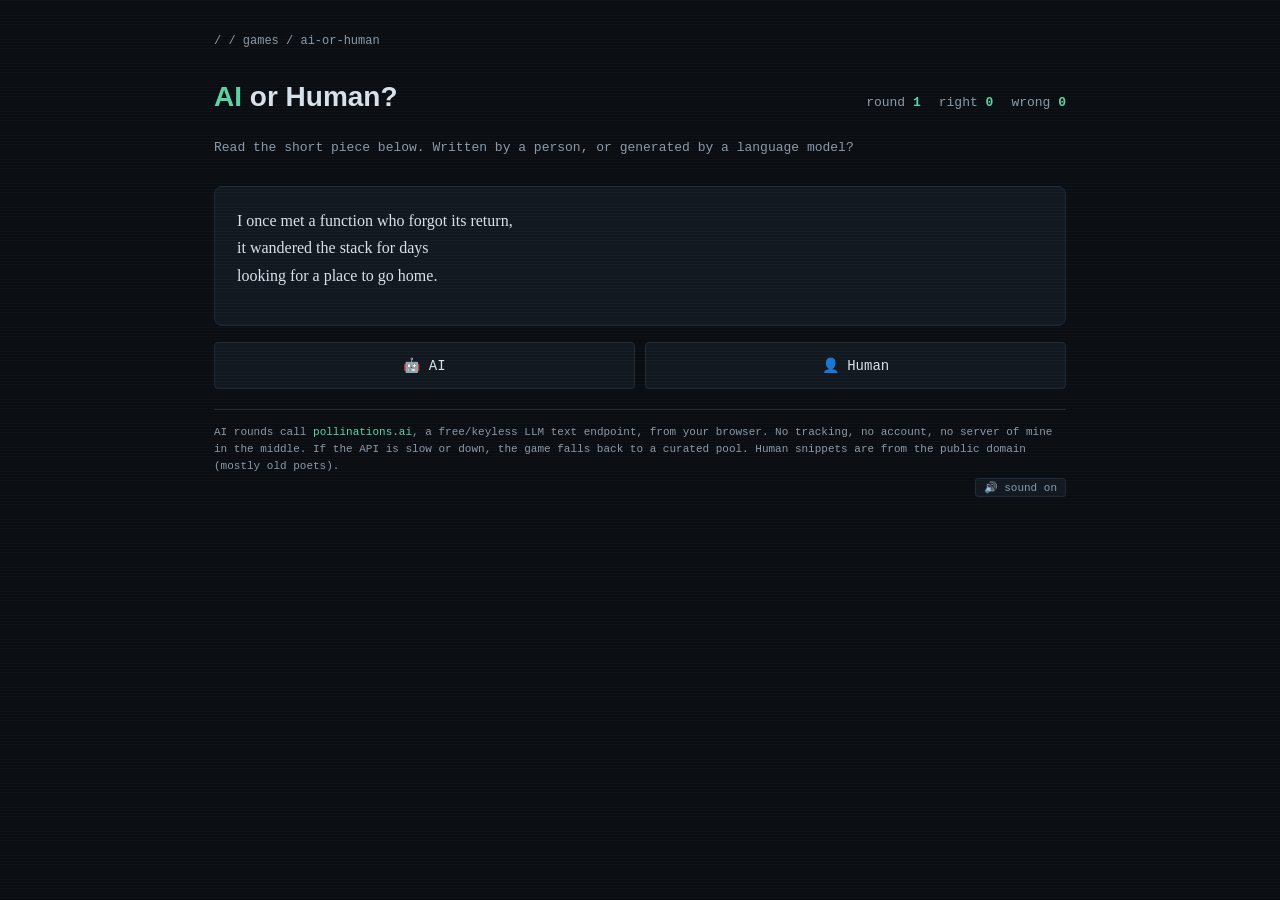
<file: games/ai-or-human.html>
<!doctype html>
<html lang="en">
<head>
  <meta charset="utf-8" />
  <meta name="viewport" content="width=device-width, initial-scale=1" />
  <title>AI or Human? · Games</title>
  <meta name="description" content="Guess whether a short poem was written by a human or generated by an AI." />
  <meta name="color-scheme" content="dark" />
  <link rel="icon" type="image/svg+xml" href="/favicon.svg" />
  <link rel="stylesheet" href="/games/games.css" />
  <style>
    .snippet {
      background: var(--bg-elev);
      border: 1px solid var(--border);
      border-radius: 8px;
      padding: 20px 22px;
      font-size: 16px;
      line-height: 1.7;
      white-space: pre-wrap;
      min-height: 140px;
      margin: 16px 0;
      font-family: Georgia, "Times New Roman", serif;
    }
    .answer-btns { display: flex; gap: 10px; margin: 12px 0; }
    .answer-btns button { flex: 1; padding: 14px; font-size: 14px; }
    .verdict { font-family: var(--mono); font-size: 14px; padding: 10px 12px; border-radius: 4px; margin: 12px 0; }
    .verdict.right { background: rgba(92,210,163,0.1); color: var(--accent); border: 1px solid var(--accent-dim); }
    .verdict.wrong { background: rgba(255,120,120,0.08); color: var(--err); border: 1px solid rgba(255,120,120,0.3); }
    .source { font-family: var(--mono); font-size: 11px; color: var(--fg-dim); margin-top: 6px; }
    .stats { display: flex; gap: 18px; font-family: var(--mono); font-size: 13px; color: var(--fg-dim); }
    .stats strong { color: var(--accent); }
    .note { font-family: var(--mono); font-size: 11px; color: var(--fg-dim); margin-top: 20px; padding-top: 14px; border-top: 1px solid var(--border); }
  </style>
</head>
<body>
  <main class="wrap">
    <p class="crumbs"><a href="/">/</a> / <a href="/games/">games</a> / ai-or-human</p>
    <div class="game-head">
      <h1><span class="accent">AI</span> or Human?</h1>
      <div class="stats">
        <span>round <strong id="round">0</strong></span>
        <span>right <strong id="right">0</strong></span>
        <span>wrong <strong id="wrong">0</strong></span>
      </div>
    </div>
    <p class="sub">Read the short piece below. Written by a person, or generated by a language model?</p>

    <div id="snippet" class="snippet mono">Loading…</div>
    <div class="answer-btns">
      <button id="aiBtn">🤖 AI</button>
      <button id="humanBtn">👤 Human</button>
    </div>
    <div id="verdict" class="verdict" style="display:none"></div>
    <button id="nextBtn" style="display:none">Next round →</button>

    <p class="note">
      AI rounds call <a href="https://pollinations.ai" rel="noopener noreferrer">pollinations.ai</a>, a free/keyless LLM text endpoint, from your browser. No tracking, no account, no server of mine in the middle. If the API is slow or down, the game falls back to a curated pool. Human snippets are from the public domain (mostly old poets).
    </p>
    <div class="stats" style="display:flex; justify-content:flex-end; margin-top:-8px; margin-bottom: 8px;"><span id="sfx-slot"></span></div>
  </main>

<script src="/games/sfx.js"></script>
<script>
(function () {
  // Public-domain human poetry / microfiction. Short, varied voices.
  // Attribution in the source field.
  var HUMAN_POOL = [
    { text: "The fog comes\non little cat feet.\n\nIt sits looking\nover harbor and city\non silent haunches\nand then moves on.", source: "Carl Sandburg, 'Fog' (1916)" },
    { text: "I'm nobody! Who are you?\nAre you nobody, too?\nThen there's a pair of us — don't tell!\nThey'd banish us, you know.", source: "Emily Dickinson (c. 1861)" },
    { text: "So much depends\nupon\n\na red wheel\nbarrow\n\nglazed with rain\nwater\n\nbeside the white\nchickens.", source: "William Carlos Williams, 'The Red Wheelbarrow' (1923)" },
    { text: "Do not go gentle into that good night,\nOld age should burn and rave at close of day;\nRage, rage against the dying of the light.", source: "Dylan Thomas (1947)" },
    { text: "The woods are lovely, dark and deep,\nBut I have promises to keep,\nAnd miles to go before I sleep,\nAnd miles to go before I sleep.", source: "Robert Frost (1923)" },
    { text: "I celebrate myself, and sing myself,\nAnd what I assume you shall assume,\nFor every atom belonging to me as good belongs to you.", source: "Walt Whitman, 'Song of Myself' (1855)" },
    { text: "Because I could not stop for Death —\nHe kindly stopped for me —\nThe Carriage held but just Ourselves —\nAnd Immortality.", source: "Emily Dickinson (c. 1863)" },
    { text: "Two roads diverged in a wood, and I —\nI took the one less traveled by,\nAnd that has made all the difference.", source: "Robert Frost, 'The Road Not Taken' (1916)" },
    { text: "The apparition of these faces in the crowd;\nPetals on a wet, black bough.", source: "Ezra Pound, 'In a Station of the Metro' (1913)" },
    { text: "We wear the mask that grins and lies,\nIt hides our cheeks and shades our eyes, —\nThis debt we pay to human guile;", source: "Paul Laurence Dunbar (1896)" },
    { text: "Hope is the thing with feathers\nThat perches in the soul,\nAnd sings the tune without the words,\nAnd never stops at all.", source: "Emily Dickinson (c. 1861)" },
    { text: "I heard a fly buzz when I died;\nThe stillness round my form\nWas like the stillness in the air\nBetween the heaves of storm.", source: "Emily Dickinson (c. 1862)" },
  ];

  // Fallback AI pool — pre-generated, used if Pollinations is unreachable.
  var AI_FALLBACK = [
    { text: "The printer hums a lullaby of toner and regret,\nand somewhere in the server room\na fan is whispering goodbye.", source: "fallback-gpt-ish" },
    { text: "I once met a function who forgot its return,\nit wandered the stack for days\nlooking for a place to go home.", source: "fallback-gpt-ish" },
    { text: "In the quiet of an empty repository,\nthe README dreams of users\nthat may never clone it.", source: "fallback-gpt-ish" },
    { text: "A cursor blinks at midnight,\npatient as the moon,\nwaiting for a thought it will pretend to have had all along.", source: "fallback-gpt-ish" },
    { text: "The cache remembers everything\nexcept the reasons we cached it.", source: "fallback-gpt-ish" },
  ];

  var PROMPTS = [
    "Write a 4-line poem about modern work. Only the poem.",
    "Write 3 lines of melancholy microfiction about a city at dawn. Only the text.",
    "Write a short 4-line poem that mentions the sea. Only the poem.",
    "Write 3 lines of microfiction about an old photograph. Only the text.",
    "Write a 4-line poem about waiting for something. Only the poem.",
    "Write 3 lines of microfiction about a train station. Only the text.",
  ];

  var state = { round: 0, right: 0, wrong: 0, current: null, answered: false };

  function qs(id) { return document.getElementById(id); }

  function setStats() {
    qs('round').textContent = state.round;
    qs('right').textContent = state.right;
    qs('wrong').textContent = state.wrong;
  }

  async function fetchAI() {
    var prompt = PROMPTS[(Math.random() * PROMPTS.length) | 0];
    var url = 'https://text.pollinations.ai/' + encodeURIComponent(prompt) + '?model=openai';
    try {
      var ctrl = new AbortController();
      var timer = setTimeout(function () { ctrl.abort(); }, 8000);
      var res = await fetch(url, { signal: ctrl.signal });
      clearTimeout(timer);
      if (!res.ok) throw new Error('bad status ' + res.status);
      var text = (await res.text() || '').trim();
      // Basic sanity: pollinations sometimes returns markdown or extra chatter;
      // clip to first 12 lines to keep the game snappy.
      var clean = text.split(/\r?\n/).slice(0, 12).join('\n').trim();
      if (clean.length < 20 || clean.length > 600) throw new Error('unusable length');
      return { text: clean, source: 'live via pollinations.ai' };
    } catch (e) {
      var f = AI_FALLBACK[(Math.random() * AI_FALLBACK.length) | 0];
      return { text: f.text, source: f.source };
    }
  }

  function pickHuman() {
    return HUMAN_POOL[(Math.random() * HUMAN_POOL.length) | 0];
  }

  async function nextRound() {
    state.round += 1;
    state.answered = false;
    setStats();
    qs('verdict').style.display = 'none';
    qs('nextBtn').style.display = 'none';
    qs('aiBtn').disabled = true; qs('humanBtn').disabled = true;
    qs('snippet').textContent = 'Loading…';

    var isAi = Math.random() < 0.5;
    if (isAi) {
      var aiItem = await fetchAI();
      state.current = { kind: 'ai', text: aiItem.text, source: aiItem.source };
    } else {
      var h = pickHuman();
      state.current = { kind: 'human', text: h.text, source: h.source };
    }
    qs('snippet').textContent = state.current.text;
    qs('aiBtn').disabled = false; qs('humanBtn').disabled = false;
  }

  function answer(guess) {
    if (state.answered) return;
    state.answered = true;
    var correct = (guess === state.current.kind);
    if (correct) { state.right += 1; SFX.correct(); } else { state.wrong += 1; SFX.wrong(); }
    setStats();
    var v = qs('verdict');
    v.className = 'verdict ' + (correct ? 'right' : 'wrong');
    v.innerHTML =
      (correct ? '✓ correct. ' : '✗ nope — ') +
      'it was <strong>' + (state.current.kind === 'ai' ? 'AI-generated' : 'human') + '</strong>.' +
      '<div class="source">source: ' + escapeHtml(state.current.source) + '</div>';
    v.style.display = '';
    qs('nextBtn').style.display = '';
  }

  function escapeHtml(s) {
    return String(s).replace(/[&<>"']/g, function (c) {
      return { '&': '&amp;', '<': '&lt;', '>': '&gt;', '"': '&quot;', "'": '&#39;' }[c];
    });
  }

  qs('aiBtn').addEventListener('click', function () { answer('ai'); });
  qs('humanBtn').addEventListener('click', function () { answer('human'); });
  qs('nextBtn').addEventListener('click', function () { nextRound(); });

  nextRound();
  SFX.mountToggle(document.getElementById('sfx-slot'));
})();
</script>
</body>
</html>
</file>
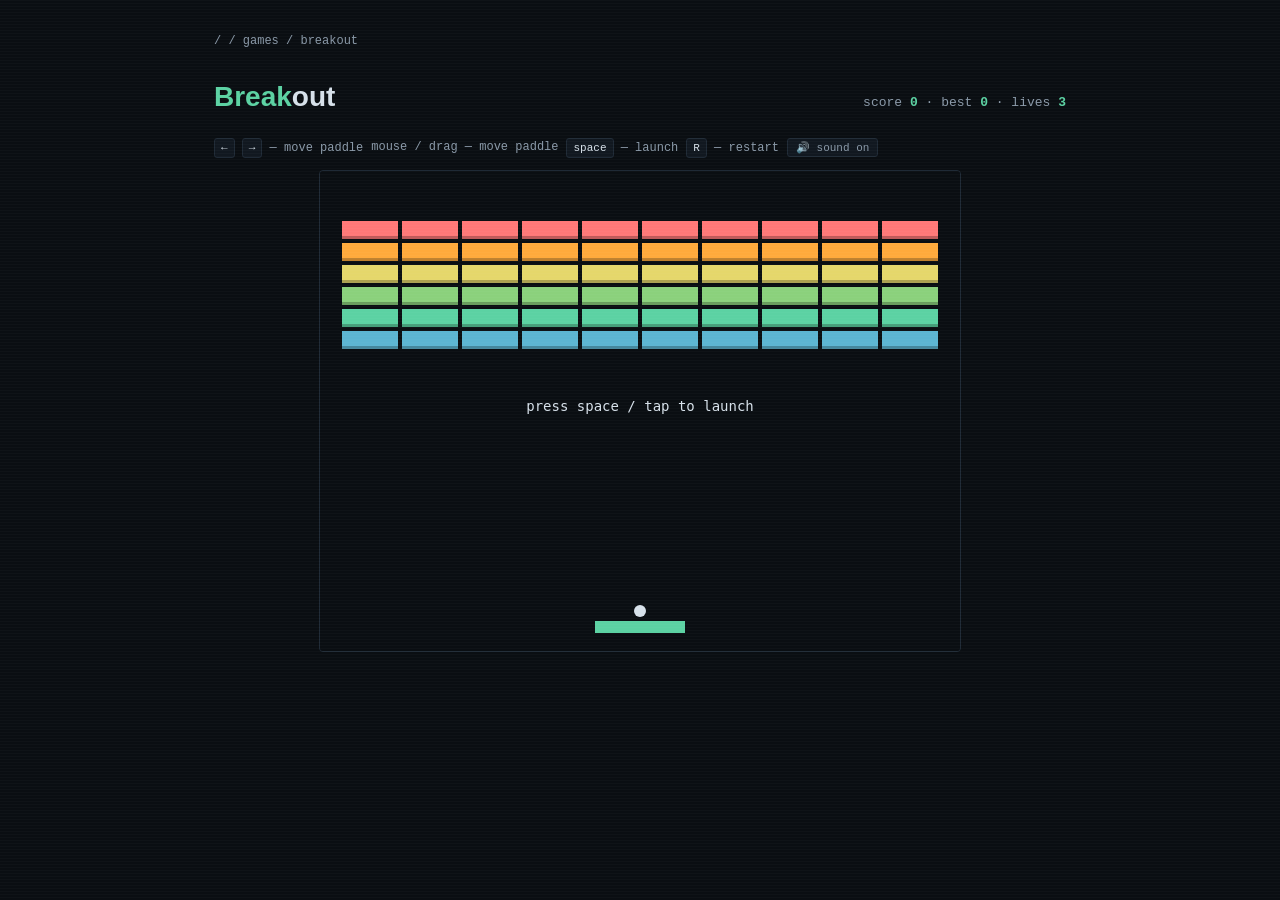
<file: games/breakout.html>
<!doctype html>
<html lang="en">
<head>
  <meta charset="utf-8" />
  <meta name="viewport" content="width=device-width, initial-scale=1" />
  <title>Breakout · Games</title>
  <meta name="description" content="Classic Breakout — bounce the ball, break the bricks. Arrow keys, mouse, or touch." />
  <meta name="color-scheme" content="dark" />
  <link rel="icon" type="image/svg+xml" href="/favicon.svg" />
  <link rel="stylesheet" href="/games/games.css" />
</head>
<body>
  <main class="wrap">
    <p class="crumbs"><a href="/">/</a> / <a href="/games/">games</a> / breakout</p>
    <div class="game-head">
      <h1><span class="accent">Break</span>out</h1>
      <div class="score mono">score <strong id="score">0</strong> · best <strong id="best">0</strong> · lives <strong id="lives">3</strong></div>
    </div>
    <p class="controls">
      <span><kbd>←</kbd> <kbd>→</kbd> — move paddle</span>
      <span>mouse / drag — move paddle</span>
      <span><kbd>space</kbd> — launch</span>
      <span><kbd>R</kbd> — restart</span>
      <span id="sfx-slot"></span>
    </p>
    <canvas id="game" width="640" height="480" aria-label="Breakout game canvas"></canvas>
  </main>

<script src="/games/sfx.js"></script>
<script>
(function () {
  var canvas = document.getElementById('game');
  var ctx = canvas.getContext('2d');
  var W = canvas.width, H = canvas.height;

  var ROWS = 6, COLS = 10;
  var BRICK_W = 56, BRICK_H = 18, BRICK_GAP = 4;
  var BRICK_TOP = 50, BRICK_LEFT = (W - (COLS * BRICK_W + (COLS - 1) * BRICK_GAP)) / 2;

  var PADDLE_W = 90, PADDLE_H = 12;
  var BALL_R = 6;

  var state;

  function reset() {
    state = {
      paddleX: W / 2 - PADDLE_W / 2,
      ball: null,
      bricks: [],
      score: 0,
      lives: 3,
      best: parseInt(localStorage.getItem('breakout-best') || '0', 10),
      status: 'press space / tap to launch',
      over: false,
      won: false,
      keys: { left: false, right: false }
    };
    for (var r = 0; r < ROWS; r++) {
      for (var c = 0; c < COLS; c++) {
        state.bricks.push({
          x: BRICK_LEFT + c * (BRICK_W + BRICK_GAP),
          y: BRICK_TOP + r * (BRICK_H + BRICK_GAP),
          row: r,
          alive: true
        });
      }
    }
    resetBall(true);
    updateHUD();
  }
  function resetBall(stuck) {
    state.ball = {
      x: state.paddleX + PADDLE_W / 2,
      y: H - 40,
      vx: 0, vy: 0,
      stuck: !!stuck
    };
    if (stuck) state.status = 'press space / tap to launch';
  }
  function launch() {
    if (!state.ball.stuck || state.over) return;
    state.ball.stuck = false;
    var angle = (Math.random() * 0.6 - 0.3) - Math.PI / 2;
    var speed = 6;
    state.ball.vx = Math.cos(angle) * speed;
    state.ball.vy = Math.sin(angle) * speed;
    state.status = '';
    SFX.paddle();
  }
  function updateHUD() {
    document.getElementById('score').textContent = state.score;
    document.getElementById('best').textContent = state.best;
    document.getElementById('lives').textContent = state.lives;
  }

  document.addEventListener('keydown', function (e) {
    if (e.code === 'ArrowLeft')  { e.preventDefault(); state.keys.left = true; }
    else if (e.code === 'ArrowRight') { e.preventDefault(); state.keys.right = true; }
    else if (e.code === 'Space') { e.preventDefault(); launch(); }
    else if (e.code === 'KeyR') { reset(); }
  });
  document.addEventListener('keyup', function (e) {
    if (e.code === 'ArrowLeft')  state.keys.left = false;
    else if (e.code === 'ArrowRight') state.keys.right = false;
  });

  function pointerToPaddle(clientX) {
    var rect = canvas.getBoundingClientRect();
    var scale = canvas.width / rect.width;
    var x = (clientX - rect.left) * scale;
    state.paddleX = Math.max(0, Math.min(W - PADDLE_W, x - PADDLE_W / 2));
  }
  canvas.addEventListener('mousemove', function (e) { pointerToPaddle(e.clientX); });
  canvas.addEventListener('pointerdown', function (e) { e.preventDefault(); pointerToPaddle(e.clientX); launch(); });
  canvas.addEventListener('touchmove', function (e) {
    if (e.touches[0]) { e.preventDefault(); pointerToPaddle(e.touches[0].clientX); }
  }, { passive: false });

  function step() {
    if (state.over) return;

    var p = state.keys.left ? -7 : state.keys.right ? 7 : 0;
    state.paddleX = Math.max(0, Math.min(W - PADDLE_W, state.paddleX + p));

    var b = state.ball;
    if (b.stuck) {
      b.x = state.paddleX + PADDLE_W / 2;
      b.y = H - 40;
      return;
    }
    b.x += b.vx;
    b.y += b.vy;

    if (b.x - BALL_R < 0) { b.x = BALL_R; b.vx = -b.vx; SFX.wall(); }
    else if (b.x + BALL_R > W) { b.x = W - BALL_R; b.vx = -b.vx; SFX.wall(); }
    if (b.y - BALL_R < 0) { b.y = BALL_R; b.vy = -b.vy; SFX.wall(); }

    var paddleY = H - 30;
    if (b.y + BALL_R >= paddleY && b.y + BALL_R <= paddleY + PADDLE_H &&
        b.x >= state.paddleX && b.x <= state.paddleX + PADDLE_W && b.vy > 0) {
      var hit = (b.x - (state.paddleX + PADDLE_W / 2)) / (PADDLE_W / 2);
      var speed = Math.min(9, Math.hypot(b.vx, b.vy) + 0.1);
      var angle = hit * (Math.PI / 3) - Math.PI / 2;
      b.vx = Math.cos(angle) * speed;
      b.vy = Math.sin(angle) * speed;
      b.y = paddleY - BALL_R;
      SFX.paddle();
    }

    for (var i = 0; i < state.bricks.length; i++) {
      var br = state.bricks[i];
      if (!br.alive) continue;
      if (b.x + BALL_R > br.x && b.x - BALL_R < br.x + BRICK_W &&
          b.y + BALL_R > br.y && b.y - BALL_R < br.y + BRICK_H) {
        br.alive = false;
        state.score += (ROWS - br.row) * 10;
        var prevX = b.x - b.vx, prevY = b.y - b.vy;
        var hitFromSide = (prevX + BALL_R <= br.x) || (prevX - BALL_R >= br.x + BRICK_W);
        if (hitFromSide) b.vx = -b.vx; else b.vy = -b.vy;
        SFX.brick(ROWS - br.row);
        if (state.score > state.best) {
          state.best = state.score;
          localStorage.setItem('breakout-best', String(state.best));
        }
        updateHUD();
        if (state.bricks.every(function (x) { return !x.alive; })) {
          state.won = true; state.over = true;
          state.status = 'cleared! R to play again.';
          SFX.win();
        }
        break;
      }
    }

    if (b.y - BALL_R > H) {
      state.lives--;
      SFX.lose();
      updateHUD();
      if (state.lives <= 0) {
        state.over = true;
        state.status = 'game over. R to restart.';
      } else {
        resetBall(true);
      }
    }
  }

  var brickColors = ['#ff7878', '#ffaa3c', '#e5d76b', '#8bd17c', '#5cd2a3', '#5cb5d2'];
  function draw() {
    ctx.fillStyle = '#0a0e12';
    ctx.fillRect(0, 0, W, H);
    // bricks
    for (var i = 0; i < state.bricks.length; i++) {
      var br = state.bricks[i];
      if (!br.alive) continue;
      ctx.fillStyle = brickColors[br.row % brickColors.length];
      ctx.fillRect(br.x, br.y, BRICK_W, BRICK_H);
      ctx.fillStyle = 'rgba(0,0,0,0.25)';
      ctx.fillRect(br.x, br.y + BRICK_H - 3, BRICK_W, 3);
    }
    // paddle
    ctx.fillStyle = '#5cd2a3';
    ctx.fillRect(state.paddleX, H - 30, PADDLE_W, PADDLE_H);
    // ball
    ctx.beginPath();
    ctx.fillStyle = '#d7e1ea';
    ctx.arc(state.ball.x, state.ball.y, BALL_R, 0, Math.PI * 2);
    ctx.fill();
    // status
    if (state.status) {
      ctx.fillStyle = '#d7e1ea';
      ctx.font = '14px ui-monospace, Menlo, Consolas, monospace';
      ctx.textAlign = 'center';
      ctx.fillText(state.status, W / 2, H / 2);
    }
  }

  function loop() { step(); draw(); requestAnimationFrame(loop); }

  reset();
  SFX.mountToggle(document.getElementById('sfx-slot'));
  loop();
})();
</script>
</body>
</html>
</file>
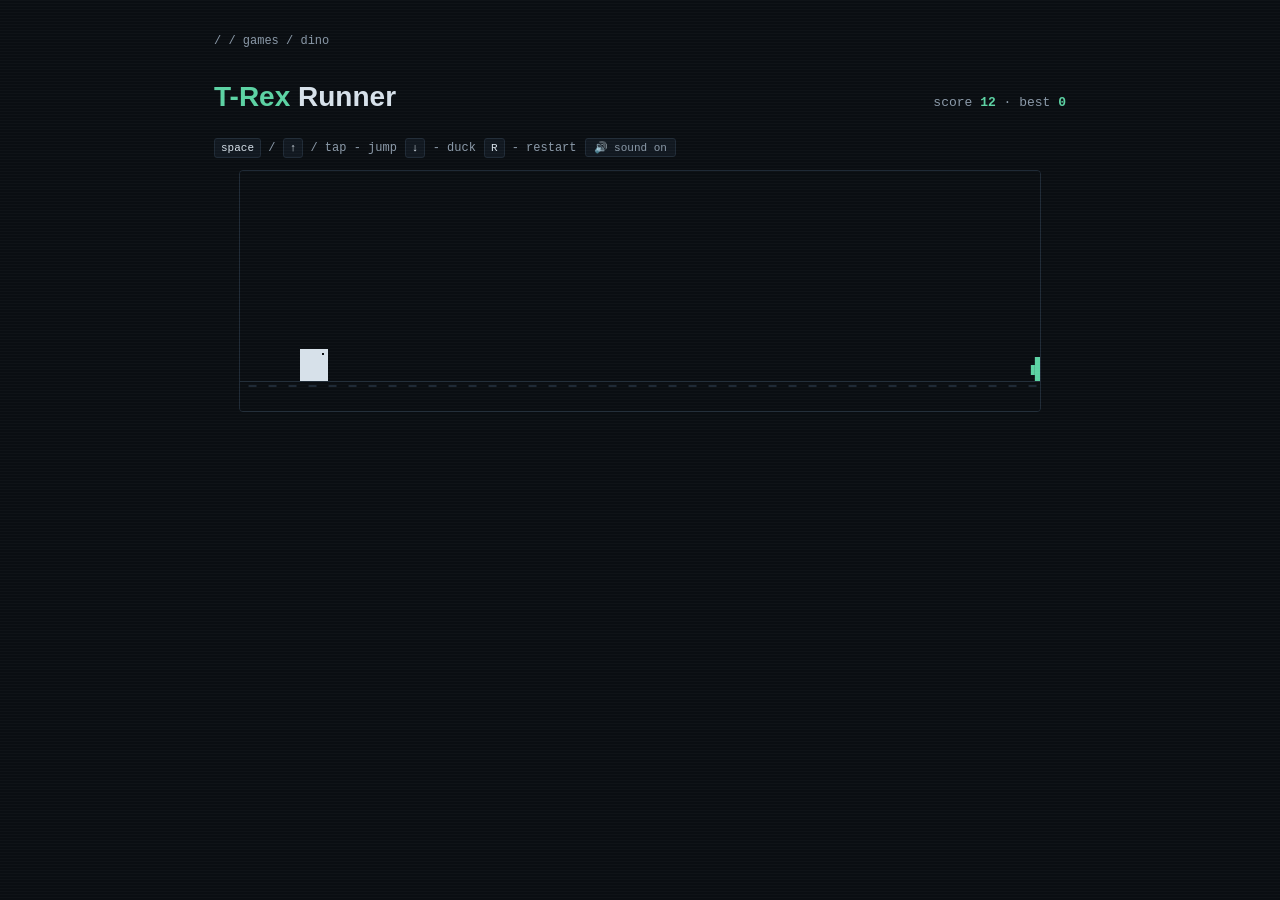
<file: games/dino.html>
<!doctype html>
<html lang="en">
<head>
  <meta charset="utf-8" />
  <meta name="viewport" content="width=device-width, initial-scale=1" />
  <title>T-Rex Runner · Games</title>
  <meta name="description" content="Browser clone of the Chrome offline T-Rex jumping game." />
  <meta name="color-scheme" content="dark" />
  <link rel="icon" type="image/svg+xml" href="/favicon.svg" />
  <link rel="stylesheet" href="/games/games.css" />
</head>
<body>
  <main class="wrap">
    <p class="crumbs"><a href="/">/</a> / <a href="/games/">games</a> / dino</p>
    <div class="game-head">
      <h1><span class="accent">T-Rex</span> Runner</h1>
      <div class="score mono">score <strong id="score">0</strong> · best <strong id="best">0</strong></div>
    </div>
    <p class="controls">
      <span><kbd>space</kbd> / <kbd>↑</kbd> / tap - jump</span>
      <span><kbd>↓</kbd> - duck</span>
      <span><kbd>R</kbd> - restart</span>
      <span id="sfx-slot"></span>
    </p>
    <canvas id="game" width="800" height="240" aria-label="T-Rex runner game canvas"></canvas>
  </main>

<script src="/games/sfx.js"></script>

<script>
(function () {
  var canvas = document.getElementById('game');
  var ctx = canvas.getContext('2d');
  var W = canvas.width, H = canvas.height;
  var GROUND_Y = H - 30;

  var state = {
    t: 0,
    speed: 5,
    running: true,
    over: false,
    score: 0,
    best: parseInt(localStorage.getItem('dino-best') || '0', 10),
    dino: { x: 60, y: GROUND_Y, vy: 0, w: 28, h: 32, ducking: false },
    obstacles: [],
    clouds: [],
    groundOffset: 0,
    spawnCooldown: 60,
  };

  document.getElementById('best').textContent = state.best;

  var G = 0.6;
  var JUMP_V = -11;

  function reset() {
    state.t = 0;
    state.speed = 5;
    state.over = false;
    state.running = true;
    state.score = 0;
    state.dino.y = GROUND_Y; state.dino.vy = 0; state.dino.ducking = false;
    state.obstacles.length = 0;
    state.clouds.length = 0;
    state.spawnCooldown = 60;
  }

  function jump() {
    if (state.over) { reset(); return; }
    if (state.dino.y >= GROUND_Y - 1) {
      state.dino.vy = JUMP_V;
      SFX.jump();
    }
  }
  function duck(on) { state.dino.ducking = !!on; }

  window.addEventListener('keydown', function (e) {
    if (e.code === 'Space' || e.code === 'ArrowUp') { e.preventDefault(); jump(); }
    else if (e.code === 'ArrowDown') { e.preventDefault(); duck(true); }
    else if (e.key === 'r' || e.key === 'R') { reset(); }
  });
  window.addEventListener('keyup', function (e) {
    if (e.code === 'ArrowDown') { duck(false); }
  });
  canvas.addEventListener('pointerdown', function (e) { e.preventDefault(); jump(); });

  function rand(min, max) { return min + Math.random() * (max - min); }

  function spawnObstacle() {
    // Mix of small cactus, big cactus, and (rarely) a bird.
    var roll = Math.random();
    if (roll < 0.15 && state.score > 100) {
      // bird at duckable height
      state.obstacles.push({ type: 'bird', x: W + 10, y: GROUND_Y - 38, w: 30, h: 18, flap: 0 });
    } else if (roll < 0.55) {
      state.obstacles.push({ type: 'cactus-s', x: W + 10, y: GROUND_Y - 24, w: 14, h: 24 });
    } else {
      state.obstacles.push({ type: 'cactus-l', x: W + 10, y: GROUND_Y - 34, w: 18, h: 34 });
    }
  }

  function spawnCloud() {
    state.clouds.push({ x: W + 20, y: rand(20, 80), speed: rand(0.5, 1.2) });
  }

  function rectsOverlap(a, b) {
    return a.x < b.x + b.w && a.x + a.w > b.x && a.y < b.y + b.h && a.y + a.h > b.y;
  }

  function step() {
    if (!state.running) return;
    state.t++;
    state.score = Math.floor(state.t / 5);
    state.speed = Math.min(14, 5 + state.score * 0.004);

    // Dino physics
    var d = state.dino;
    d.vy += G;
    d.y += d.vy;
    if (d.y > GROUND_Y) { d.y = GROUND_Y; d.vy = 0; }
    var dh = d.ducking && d.y === GROUND_Y ? 20 : 32;
    var dy = d.ducking && d.y === GROUND_Y ? GROUND_Y - 20 : d.y - 32;
    var dBox = { x: d.x, y: dy, w: d.w + (d.ducking && d.y === GROUND_Y ? 10 : 0), h: dh };

    // Obstacles
    state.spawnCooldown--;
    if (state.spawnCooldown <= 0) {
      spawnObstacle();
      state.spawnCooldown = Math.max(28, 70 - state.score * 0.03 + Math.random() * 40);
    }
    for (var i = state.obstacles.length - 1; i >= 0; i--) {
      var o = state.obstacles[i];
      o.x -= state.speed;
      if (o.type === 'bird') { o.flap = (o.flap + 1) % 20; }
      if (o.x + o.w < 0) state.obstacles.splice(i, 1);
      else if (rectsOverlap(dBox, o)) { gameOver(); return; }
    }
    // Clouds
    if (Math.random() < 0.01) spawnCloud();
    for (var j = state.clouds.length - 1; j >= 0; j--) {
      state.clouds[j].x -= state.clouds[j].speed;
      if (state.clouds[j].x < -30) state.clouds.splice(j, 1);
    }
    state.groundOffset = (state.groundOffset + state.speed) % 20;
  }

  function gameOver() {
    state.over = true;
    state.running = false;
    SFX.crash();
    if (state.score > state.best) {
      state.best = state.score;
      localStorage.setItem('dino-best', String(state.best));
    }
  }

  function drawDino() {
    var d = state.dino;
    ctx.fillStyle = '#d7e1ea';
    if (d.ducking && d.y === GROUND_Y) {
      ctx.fillRect(d.x, GROUND_Y - 20, d.w + 10, 20);
      // Eye
      ctx.fillStyle = '#0a0e12';
      ctx.fillRect(d.x + d.w + 4, GROUND_Y - 17, 2, 2);
    } else {
      ctx.fillRect(d.x, d.y - 32, d.w, 32);
      // Eye
      ctx.fillStyle = '#0a0e12';
      ctx.fillRect(d.x + 22, d.y - 28, 2, 2);
      // Legs (simple alternating)
      ctx.fillStyle = '#d7e1ea';
      if (d.y === GROUND_Y) {
        var leg = (state.t >> 2) % 2;
        if (leg === 0) { ctx.fillRect(d.x + 4, d.y - 4, 6, 4); }
        else { ctx.fillRect(d.x + 16, d.y - 4, 6, 4); }
      }
    }
  }

  function drawObstacle(o) {
    ctx.fillStyle = '#5cd2a3';
    if (o.type === 'bird') {
      // Body
      ctx.fillRect(o.x, o.y, o.w, o.h - 6);
      // Wings flap
      var up = o.flap < 10;
      if (up) ctx.fillRect(o.x + 4, o.y - 6, 20, 6);
      else    ctx.fillRect(o.x + 4, o.y + o.h - 2, 20, 6);
    } else {
      ctx.fillRect(o.x, o.y, o.w, o.h);
      ctx.fillRect(o.x - 4, o.y + 8, 4, 10);
      ctx.fillRect(o.x + o.w, o.y + 12, 4, 10);
    }
  }

  function drawCloud(c) {
    ctx.fillStyle = '#1f2a36';
    ctx.fillRect(c.x, c.y, 24, 6);
    ctx.fillRect(c.x + 4, c.y - 4, 16, 4);
  }

  function drawGround() {
    ctx.strokeStyle = '#1f2a36';
    ctx.beginPath();
    ctx.moveTo(0, GROUND_Y + 0.5);
    ctx.lineTo(W, GROUND_Y + 0.5);
    ctx.stroke();
    ctx.fillStyle = '#1f2a36';
    for (var x = -state.groundOffset; x < W; x += 20) {
      ctx.fillRect(x, GROUND_Y + 4, 8, 2);
    }
  }

  function render() {
    ctx.fillStyle = '#0a0e12';
    ctx.fillRect(0, 0, W, H);
    state.clouds.forEach(drawCloud);
    drawGround();
    state.obstacles.forEach(drawObstacle);
    drawDino();

    if (state.over) {
      ctx.fillStyle = '#ff7878';
      ctx.font = '700 22px ui-monospace, Menlo, Consolas, monospace';
      ctx.textAlign = 'center';
      ctx.fillText('G A M E   O V E R', W / 2, H / 2 - 4);
      ctx.fillStyle = '#8a99a8';
      ctx.font = '400 12px ui-monospace, Menlo, Consolas, monospace';
      ctx.fillText('press space or R to restart', W / 2, H / 2 + 16);
    }
    document.getElementById('score').textContent = state.score;
    document.getElementById('best').textContent = state.best;
  }

  function loop() {
    step();
    render();
    requestAnimationFrame(loop);
  }
  loop();
  SFX.mountToggle(document.getElementById('sfx-slot'));
})();
</script>
</body>
</html>
</file>
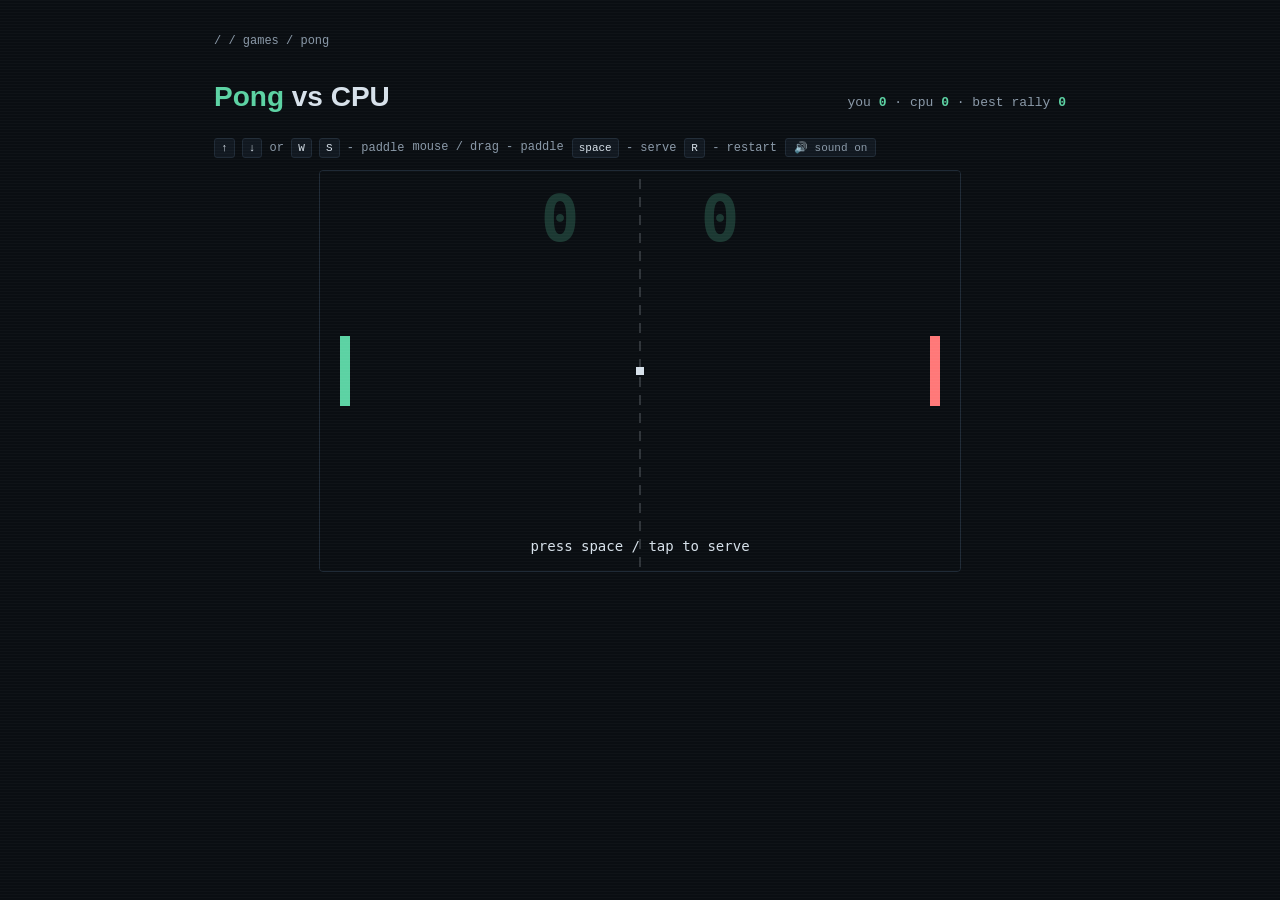
<file: games/pong.html>
<!doctype html>
<html lang="en">
<head>
  <meta charset="utf-8" />
  <meta name="viewport" content="width=device-width, initial-scale=1" />
  <title>Pong vs CPU · Games</title>
  <meta name="description" content="Classic Pong against a CPU paddle — first to 7 wins." />
  <meta name="color-scheme" content="dark" />
  <link rel="icon" type="image/svg+xml" href="/favicon.svg" />
  <link rel="stylesheet" href="/games/games.css" />
</head>
<body>
  <main class="wrap">
    <p class="crumbs"><a href="/">/</a> / <a href="/games/">games</a> / pong</p>
    <div class="game-head">
      <h1><span class="accent">Pong</span> vs CPU</h1>
      <div class="score mono">you <strong id="scoreP">0</strong> · cpu <strong id="scoreC">0</strong> · best rally <strong id="best">0</strong></div>
    </div>
    <p class="controls">
      <span><kbd>↑</kbd> <kbd>↓</kbd> or <kbd>W</kbd> <kbd>S</kbd> - paddle</span>
      <span>mouse / drag - paddle</span>
      <span><kbd>space</kbd> - serve</span>
      <span><kbd>R</kbd> - restart</span>
      <span id="sfx-slot"></span>
    </p>
    <canvas id="game" width="640" height="400" aria-label="Pong canvas"></canvas>
  </main>

<script src="/games/sfx.js"></script>
<script>
(function () {
  var canvas = document.getElementById('game'), ctx = canvas.getContext('2d');
  var W = canvas.width, H = canvas.height;
  var PAD_W = 10, PAD_H = 70, BALL = 8;
  var WIN_SCORE = 7;

  var state;
  function reset() {
    state = {
      p: { y: H / 2 - PAD_H / 2, score: 0 },
      c: { y: H / 2 - PAD_H / 2, score: 0 },
      ball: null,
      rally: 0,
      bestRally: parseInt(localStorage.getItem('pong-best') || '0', 10),
      status: 'press space / tap to serve',
      over: false,
      keys: { up: false, down: false }
    };
    serve(Math.random() < 0.5 ? -1 : 1, true);
    updateHUD();
  }
  function serve(dir, stuck) {
    state.ball = { x: W / 2, y: H / 2, vx: 0, vy: 0, stuck: !!stuck, dir: dir };
  }
  function launch() {
    if (!state.ball.stuck || state.over) return;
    state.ball.stuck = false;
    state.rally = 0;
    var angle = (Math.random() * 0.5 - 0.25);
    var speed = 5.2;
    state.ball.vx = Math.cos(angle) * speed * state.ball.dir;
    state.ball.vy = Math.sin(angle) * speed;
    state.status = '';
    SFX.paddle();
  }
  function updateHUD() {
    document.getElementById('scoreP').textContent = state.p.score;
    document.getElementById('scoreC').textContent = state.c.score;
    document.getElementById('best').textContent = state.bestRally;
  }

  document.addEventListener('keydown', function (e) {
    if (e.code === 'ArrowUp' || e.code === 'KeyW') { e.preventDefault(); state.keys.up = true; }
    else if (e.code === 'ArrowDown' || e.code === 'KeyS') { e.preventDefault(); state.keys.down = true; }
    else if (e.code === 'Space') { e.preventDefault(); launch(); }
    else if (e.code === 'KeyR') { reset(); }
  });
  document.addEventListener('keyup', function (e) {
    if (e.code === 'ArrowUp' || e.code === 'KeyW') state.keys.up = false;
    else if (e.code === 'ArrowDown' || e.code === 'KeyS') state.keys.down = false;
  });

  function pointerY(clientY) {
    var r = canvas.getBoundingClientRect();
    var scale = canvas.height / r.height;
    var y = (clientY - r.top) * scale;
    state.p.y = Math.max(0, Math.min(H - PAD_H, y - PAD_H / 2));
  }
  canvas.addEventListener('mousemove', function (e) { pointerY(e.clientY); });
  canvas.addEventListener('pointerdown', function (e) { e.preventDefault(); pointerY(e.clientY); launch(); });
  canvas.addEventListener('touchmove', function (e) {
    if (e.touches[0]) { e.preventDefault(); pointerY(e.touches[0].clientY); }
  }, { passive: false });

  function step() {
    if (state.over) return;
    var sp = 6;
    if (state.keys.up)   state.p.y = Math.max(0, state.p.y - sp);
    if (state.keys.down) state.p.y = Math.min(H - PAD_H, state.p.y + sp);

    // CPU: chase ball y with capped speed; idle toward center when ball moves away
    var target = state.ball.vx > 0 ? state.ball.y : H / 2;
    var cpuSpeed = 4.2; // beatable
    var cc = state.c.y + PAD_H / 2;
    if (Math.abs(target - cc) > 4) state.c.y += Math.sign(target - cc) * cpuSpeed;
    state.c.y = Math.max(0, Math.min(H - PAD_H, state.c.y));

    var b = state.ball;
    if (b.stuck) { b.x = W / 2; b.y = H / 2; return; }
    b.x += b.vx; b.y += b.vy;

    if (b.y - BALL < 0) { b.y = BALL; b.vy = -b.vy; SFX.wall(); }
    else if (b.y + BALL > H) { b.y = H - BALL; b.vy = -b.vy; SFX.wall(); }

    // player paddle
    if (b.x - BALL < 20 + PAD_W && b.x - BALL > 14 &&
        b.y > state.p.y && b.y < state.p.y + PAD_H && b.vx < 0) {
      var hit = (b.y - (state.p.y + PAD_H / 2)) / (PAD_H / 2);
      var speed = Math.min(10, Math.hypot(b.vx, b.vy) + 0.35);
      b.vx = Math.cos(hit * (Math.PI / 3)) * speed;
      b.vy = Math.sin(hit * (Math.PI / 3)) * speed;
      state.rally++;
      if (state.rally > state.bestRally) {
        state.bestRally = state.rally;
        localStorage.setItem('pong-best', String(state.bestRally));
        updateHUD();
      }
      SFX.paddle();
    }
    // cpu paddle
    if (b.x + BALL > W - 20 - PAD_W && b.x + BALL < W - 14 &&
        b.y > state.c.y && b.y < state.c.y + PAD_H && b.vx > 0) {
      var hit2 = (b.y - (state.c.y + PAD_H / 2)) / (PAD_H / 2);
      var speed2 = Math.min(10, Math.hypot(b.vx, b.vy) + 0.35);
      b.vx = -Math.cos(hit2 * (Math.PI / 3)) * speed2;
      b.vy = Math.sin(hit2 * (Math.PI / 3)) * speed2;
      state.rally++;
      SFX.paddle();
    }

    // score
    if (b.x < -20) { state.c.score++; SFX.lose(); pointScored(1); }
    else if (b.x > W + 20) { state.p.score++; SFX.point(); pointScored(-1); }
  }

  function pointScored(dir) {
    updateHUD();
    if (state.p.score >= WIN_SCORE || state.c.score >= WIN_SCORE) {
      state.over = true;
      state.status = (state.p.score > state.c.score ? 'you win! ' : 'CPU wins. ') + 'press R to play again.';
      if (state.p.score > state.c.score) SFX.win(); else SFX.lose();
      return;
    }
    serve(dir, true);
    state.status = 'press space / tap to serve';
  }

  function render() {
    ctx.fillStyle = '#0a0e12'; ctx.fillRect(0, 0, W, H);
    // dashed center line
    ctx.fillStyle = 'rgba(215,225,234,0.18)';
    for (var y = 8; y < H; y += 18) ctx.fillRect(W / 2 - 1, y, 2, 10);
    // scores big
    ctx.fillStyle = 'rgba(92,210,163,0.22)';
    ctx.font = '700 64px ui-monospace, Menlo, Consolas, monospace';
    ctx.textAlign = 'center';
    ctx.fillText(state.p.score, W / 2 - 80, 70);
    ctx.fillText(state.c.score, W / 2 + 80, 70);
    // paddles
    ctx.fillStyle = '#5cd2a3'; ctx.fillRect(20, state.p.y, PAD_W, PAD_H);
    ctx.fillStyle = '#ff7878'; ctx.fillRect(W - 20 - PAD_W, state.c.y, PAD_W, PAD_H);
    // ball
    ctx.fillStyle = '#d7e1ea';
    ctx.fillRect(state.ball.x - BALL / 2, state.ball.y - BALL / 2, BALL, BALL);
    if (state.status) {
      ctx.fillStyle = '#d7e1ea';
      ctx.font = '14px ui-monospace, Menlo, Consolas, monospace';
      ctx.textAlign = 'center';
      ctx.fillText(state.status, W / 2, H - 20);
    }
  }

  function loop() { step(); render(); requestAnimationFrame(loop); }
  reset();
  SFX.mountToggle(document.getElementById('sfx-slot'));
  loop();
})();
</script>
</body>
</html>
</file>
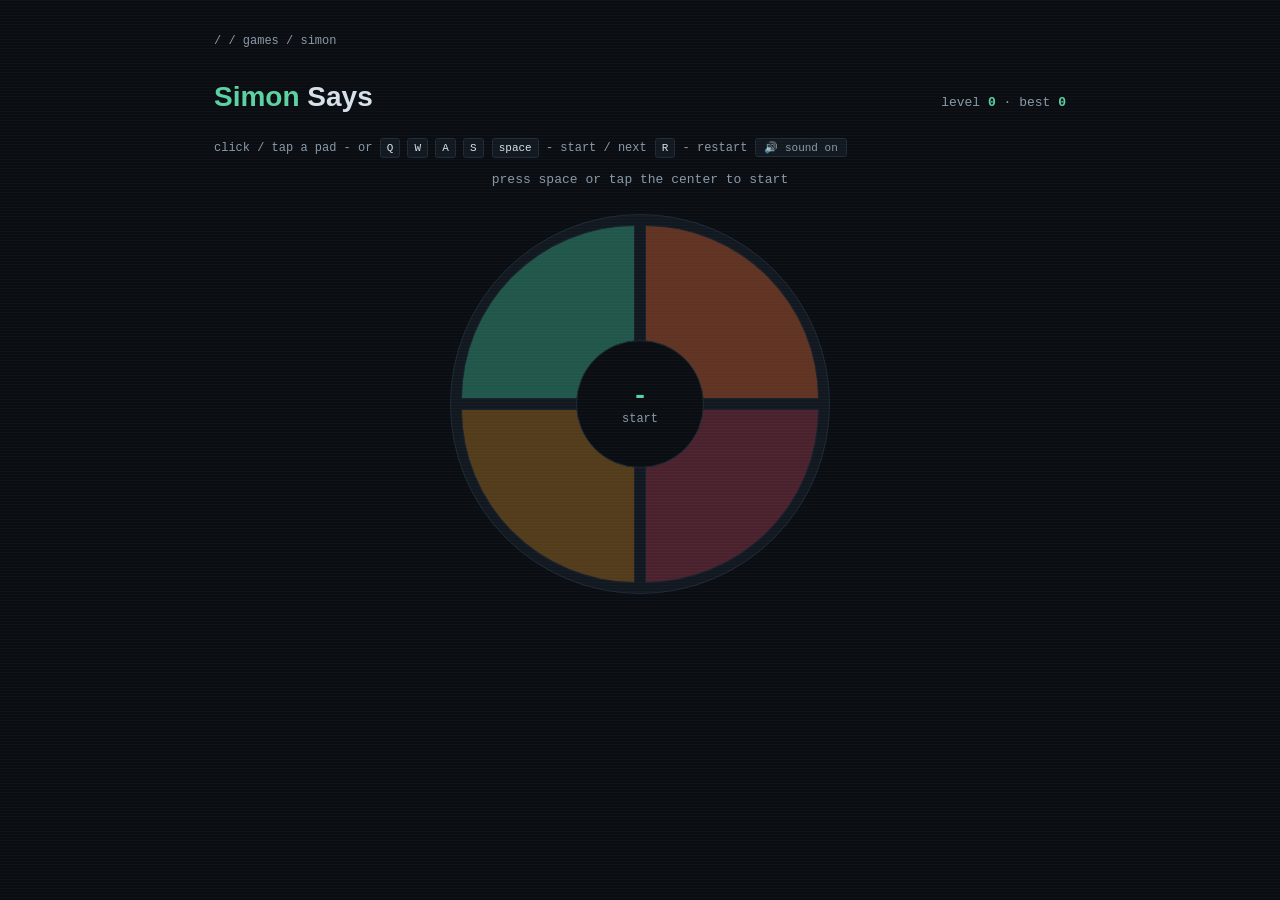
<file: games/simon.html>
<!doctype html>
<html lang="en">
<head>
  <meta charset="utf-8" />
  <meta name="viewport" content="width=device-width, initial-scale=1" />
  <title>Simon · Games</title>
  <meta name="description" content="Simon Says — watch the sequence, repeat it back. Adds one step each round." />
  <meta name="color-scheme" content="dark" />
  <link rel="icon" type="image/svg+xml" href="/favicon.svg" />
  <link rel="stylesheet" href="/games/games.css" />
  <style>
    .simon-wrap { display: grid; place-items: center; margin: 24px 0; }
    .simon {
      position: relative;
      width: min(380px, 86vw);
      aspect-ratio: 1 / 1;
      border-radius: 50%;
      background: var(--bg-elev);
      border: 1px solid var(--border);
      padding: 10px;
      display: grid;
      grid-template-columns: 1fr 1fr;
      grid-template-rows: 1fr 1fr;
      gap: 10px;
    }
    .pad {
      cursor: pointer;
      border: 1px solid var(--border);
      transition: filter 0.08s, box-shadow 0.08s;
      opacity: 0.55;
      touch-action: manipulation;
    }
    .pad.lit { opacity: 1; filter: brightness(1.6); box-shadow: 0 0 24px currentColor; }
    .pad.p0 { background: #2f8b6d; color: #5cd2a3; border-top-left-radius: 100% 100%; }
    .pad.p1 { background: #a14a24; color: #ffaa3c; border-top-right-radius: 100% 100%; }
    .pad.p2 { background: #8a5b18; color: #e5d76b; border-bottom-left-radius: 100% 100%; }
    .pad.p3 { background: #7a2b3a; color: #ff7878; border-bottom-right-radius: 100% 100%; }
    .simon-core {
      position: absolute;
      inset: 0;
      margin: auto;
      width: 34%; height: 34%;
      border-radius: 50%;
      background: var(--bg);
      border: 1px solid var(--border);
      display: grid;
      place-items: center;
      text-align: center;
      font-family: var(--mono);
      font-size: 12px;
      color: var(--fg-dim);
      padding: 10px;
    }
    .simon-core strong { display: block; font-size: 26px; color: var(--accent); line-height: 1.1; margin-bottom: 2px; }
    .hint { font-family: var(--mono); color: var(--fg-dim); font-size: 13px; text-align: center; min-height: 1.4em; margin: 4px 0 16px; }
    .hint.flash-err { color: var(--err); }
    .hint.flash-ok { color: var(--accent); }
    .simon.locked .pad { cursor: default; }
  </style>
</head>
<body>
  <main class="wrap">
    <p class="crumbs"><a href="/">/</a> / <a href="/games/">games</a> / simon</p>
    <div class="game-head">
      <h1><span class="accent">Simon</span> Says</h1>
      <div class="score mono">level <strong id="level">0</strong> · best <strong id="best">0</strong></div>
    </div>
    <p class="controls">
      <span>click / tap a pad - or <kbd>Q</kbd> <kbd>W</kbd> <kbd>A</kbd> <kbd>S</kbd></span>
      <span><kbd>space</kbd> - start / next</span>
      <span><kbd>R</kbd> - restart</span>
      <span id="sfx-slot"></span>
    </p>
    <p id="hint" class="hint">press space or tap the center to start</p>
    <div class="simon-wrap">
      <div class="simon locked" id="simon" aria-label="Simon board">
        <div class="pad p0" data-pad="0" aria-label="Green pad"></div>
        <div class="pad p1" data-pad="1" aria-label="Orange pad"></div>
        <div class="pad p2" data-pad="2" aria-label="Yellow pad"></div>
        <div class="pad p3" data-pad="3" aria-label="Red pad"></div>
        <button id="core" class="simon-core" type="button" aria-label="Start">
          <span><strong id="coreLvl">-</strong>start</span>
        </button>
      </div>
    </div>
  </main>

<script src="/games/sfx.js"></script>
<script>
(function () {
  var PAD_FREQ = [329.63, 261.63, 392.00, 195.99]; // E4, C4, G4, G3 — classic Simon
  var LIT_MS  = 420;
  var GAP_MS  = 180;

  var best = parseInt(localStorage.getItem('simon-best') || '0', 10);
  var seq = [];
  var playerIdx = 0;
  var phase = 'idle'; // idle | showing | input | over
  var simon = document.getElementById('simon');
  var pads = Array.prototype.slice.call(simon.querySelectorAll('.pad'));
  var hint = document.getElementById('hint');
  var core = document.getElementById('core');

  function setHint(t, cls) {
    hint.textContent = t;
    hint.className = 'hint' + (cls ? ' ' + cls : '');
  }
  function updateHUD() {
    document.getElementById('level').textContent = seq.length;
    document.getElementById('best').textContent = best;
    document.getElementById('coreLvl').textContent = seq.length || '-';
  }

  var audio = null;
  function ensureAudio() {
    if (SFX.isMuted()) return null;
    if (!audio) {
      var AC = window.AudioContext || window.webkitAudioContext;
      if (!AC) return null;
      try { audio = new AC(); } catch (e) { return null; }
    }
    if (audio.state === 'suspended') { try { audio.resume(); } catch (e) {} }
    return audio;
  }
  function padTone(i, dur) {
    var a = ensureAudio(); if (!a) return;
    var o = a.createOscillator(), g = a.createGain();
    o.type = 'sine';
    o.frequency.value = PAD_FREQ[i];
    g.gain.setValueAtTime(0, a.currentTime);
    g.gain.linearRampToValueAtTime(0.18, a.currentTime + 0.01);
    g.gain.exponentialRampToValueAtTime(0.0001, a.currentTime + (dur / 1000));
    o.connect(g).connect(a.destination);
    o.start();
    o.stop(a.currentTime + (dur / 1000) + 0.02);
  }

  function lightPad(i, dur) {
    return new Promise(function (resolve) {
      padTone(i, dur);
      pads[i].classList.add('lit');
      setTimeout(function () {
        pads[i].classList.remove('lit');
        setTimeout(resolve, GAP_MS);
      }, dur);
    });
  }

  function showSequence() {
    phase = 'showing';
    simon.classList.add('locked');
    setHint('watch…');
    var p = Promise.resolve();
    seq.forEach(function (s) { p = p.then(function () { return lightPad(s, LIT_MS); }); });
    p.then(function () {
      phase = 'input';
      playerIdx = 0;
      simon.classList.remove('locked');
      setHint('your turn — ' + seq.length + ' step' + (seq.length === 1 ? '' : 's'));
    });
  }

  function nextRound() {
    if (phase === 'over') { seq = []; }
    seq.push(Math.floor(Math.random() * 4));
    updateHUD();
    setTimeout(showSequence, 350);
  }

  function restart() {
    seq = []; playerIdx = 0; phase = 'idle';
    simon.classList.add('locked');
    updateHUD();
    setHint('press space or tap the center to start');
  }

  function gameOver() {
    phase = 'over';
    simon.classList.add('locked');
    SFX.crash();
    if (seq.length - 1 > best) { best = seq.length - 1; localStorage.setItem('simon-best', String(best)); }
    updateHUD();
    setHint('✗ wrong — reached level ' + (seq.length) + '. press space to try again.', 'flash-err');
  }

  function press(i) {
    if (phase !== 'input') return;
    lightPad(i, 200);
    var expected = seq[playerIdx];
    if (i !== expected) { gameOver(); return; }
    playerIdx++;
    if (playerIdx >= seq.length) {
      phase = 'showing';
      simon.classList.add('locked');
      setHint('✓ nice.', 'flash-ok');
      setTimeout(nextRound, 650);
    }
  }

  pads.forEach(function (el, i) {
    el.addEventListener('pointerdown', function (e) { e.preventDefault(); press(i); });
  });
  core.addEventListener('click', function () {
    if (phase === 'idle' || phase === 'over') nextRound();
  });

  document.addEventListener('keydown', function (e) {
    var map = { KeyQ: 0, KeyW: 1, KeyA: 2, KeyS: 3 };
    if (e.code in map) { e.preventDefault(); press(map[e.code]); }
    else if (e.code === 'Space') {
      e.preventDefault();
      if (phase === 'idle' || phase === 'over') nextRound();
    } else if (e.code === 'KeyR') { restart(); }
  });

  restart();
  SFX.mountToggle(document.getElementById('sfx-slot'));
})();
</script>
</body>
</html>
</file>
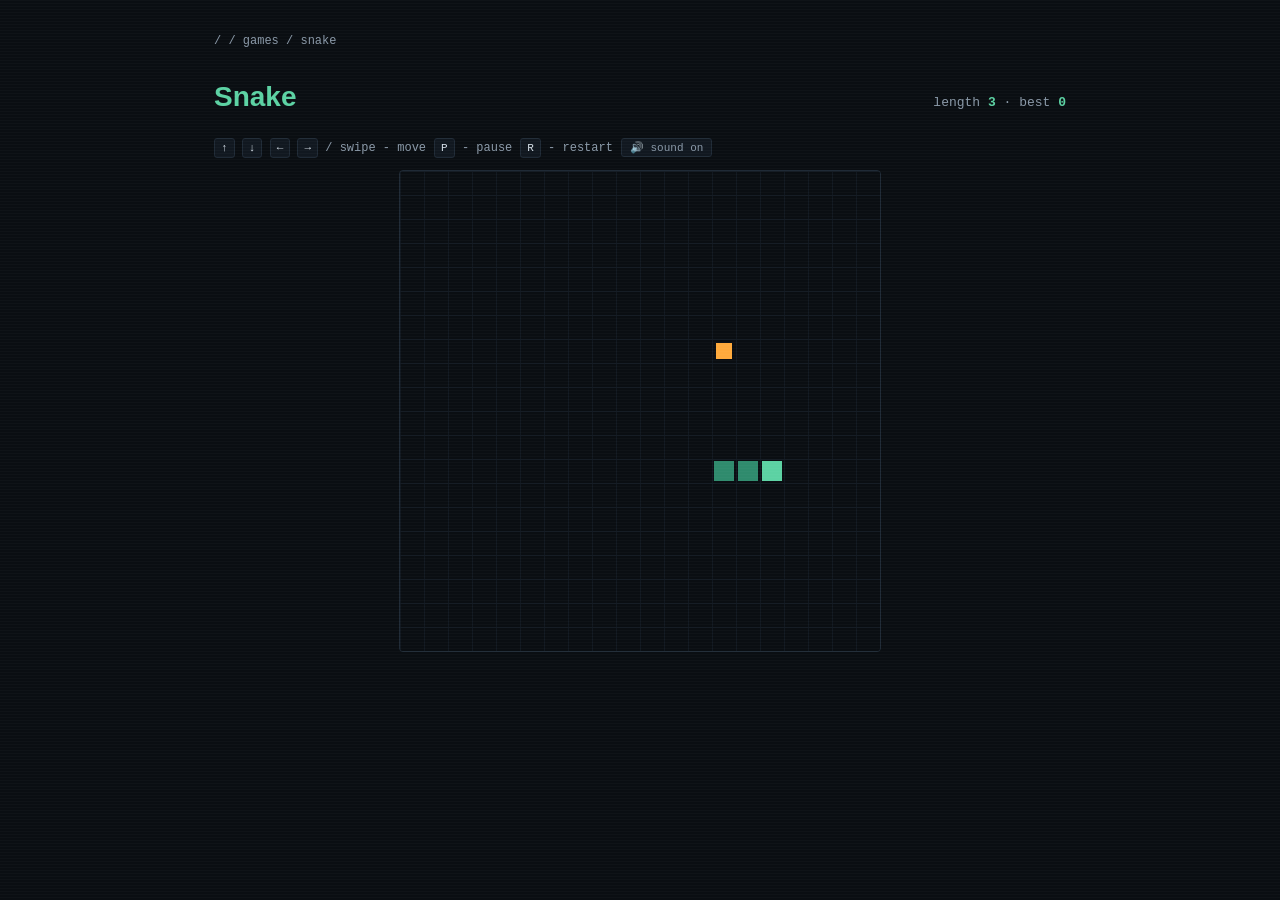
<file: games/snake.html>
<!doctype html>
<html lang="en">
<head>
  <meta charset="utf-8" />
  <meta name="viewport" content="width=device-width, initial-scale=1" />
  <title>Snake · Games</title>
  <meta name="description" content="Classic Snake game in your browser." />
  <meta name="color-scheme" content="dark" />
  <link rel="icon" type="image/svg+xml" href="/favicon.svg" />
  <link rel="stylesheet" href="/games/games.css" />
</head>
<body>
  <main class="wrap">
    <p class="crumbs"><a href="/">/</a> / <a href="/games/">games</a> / snake</p>
    <div class="game-head">
      <h1><span class="accent">Snake</span></h1>
      <div class="score mono">length <strong id="score">3</strong> · best <strong id="best">0</strong></div>
    </div>
    <p class="controls">
      <span><kbd>↑</kbd> <kbd>↓</kbd> <kbd>←</kbd> <kbd>→</kbd> / swipe - move</span>
      <span><kbd>P</kbd> - pause</span>
      <span><kbd>R</kbd> - restart</span>
      <span id="sfx-slot"></span>
    </p>
    <canvas id="game" width="480" height="480" aria-label="Snake game canvas"></canvas>
  </main>

<script src="/games/sfx.js"></script>

<script>
(function () {
  var canvas = document.getElementById('game');
  var ctx = canvas.getContext('2d');
  var W = canvas.width, H = canvas.height;
  var GRID = 24;
  var COLS = W / GRID, ROWS = H / GRID;

  var state = {
    snake: [{ x: 8, y: 12 }, { x: 7, y: 12 }, { x: 6, y: 12 }],
    dir: { x: 1, y: 0 },
    nextDir: { x: 1, y: 0 },
    food: { x: 15, y: 12 },
    tick: 0,
    speed: 8, // ticks per move (lower = faster)
    moveClock: 0,
    over: false,
    paused: false,
    best: parseInt(localStorage.getItem('snake-best') || '0', 10),
  };
  document.getElementById('best').textContent = state.best;

  function placeFood() {
    while (true) {
      var f = { x: (Math.random() * COLS) | 0, y: (Math.random() * ROWS) | 0 };
      if (!state.snake.some(function (s) { return s.x === f.x && s.y === f.y; })) {
        state.food = f; return;
      }
    }
  }

  function reset() {
    state.snake = [{ x: 8, y: 12 }, { x: 7, y: 12 }, { x: 6, y: 12 }];
    state.dir = { x: 1, y: 0 };
    state.nextDir = { x: 1, y: 0 };
    state.over = false; state.paused = false; state.speed = 8; state.moveClock = 0;
    placeFood();
  }

  function tryTurn(dx, dy) {
    // prevent 180° reversal on the same tick
    if (dx === -state.dir.x && dy === -state.dir.y) return;
    state.nextDir = { x: dx, y: dy };
  }

  window.addEventListener('keydown', function (e) {
    if (e.code === 'ArrowUp') { e.preventDefault(); tryTurn(0, -1); }
    else if (e.code === 'ArrowDown') { e.preventDefault(); tryTurn(0, 1); }
    else if (e.code === 'ArrowLeft') { e.preventDefault(); tryTurn(-1, 0); }
    else if (e.code === 'ArrowRight') { e.preventDefault(); tryTurn(1, 0); }
    else if (e.key === 'p' || e.key === 'P') { state.paused = !state.paused; }
    else if (e.key === 'r' || e.key === 'R') { reset(); }
  });

  var touch = null;
  canvas.addEventListener('touchstart', function (e) { touch = e.touches[0]; }, { passive: true });
  canvas.addEventListener('touchmove', function (e) {
    if (!touch) return;
    var t = e.touches[0];
    var dx = t.clientX - touch.clientX, dy = t.clientY - touch.clientY;
    if (Math.abs(dx) < 20 && Math.abs(dy) < 20) return;
    if (Math.abs(dx) > Math.abs(dy)) tryTurn(dx > 0 ? 1 : -1, 0);
    else tryTurn(0, dy > 0 ? 1 : -1);
    touch = t;
  }, { passive: true });

  function step() {
    if (state.paused || state.over) return;
    state.moveClock++;
    if (state.moveClock < state.speed) return;
    state.moveClock = 0;
    state.dir = state.nextDir;
    var head = state.snake[0];
    var nh = { x: head.x + state.dir.x, y: head.y + state.dir.y };
    if (nh.x < 0 || nh.x >= COLS || nh.y < 0 || nh.y >= ROWS) { gameOver(); return; }
    if (state.snake.some(function (s) { return s.x === nh.x && s.y === nh.y; })) { gameOver(); return; }
    state.snake.unshift(nh);
    if (nh.x === state.food.x && nh.y === state.food.y) {
      SFX.eat();
      placeFood();
      if (state.speed > 3) state.speed = Math.max(3, state.speed - 0.2);
    } else {
      state.snake.pop();
    }
  }

  function gameOver() {
    state.over = true;
    SFX.crash();
    var len = state.snake.length;
    if (len > state.best) { state.best = len; localStorage.setItem('snake-best', String(len)); }
  }

  function render() {
    ctx.fillStyle = '#0a0e12';
    ctx.fillRect(0, 0, W, H);
    // Grid
    ctx.strokeStyle = '#111820';
    for (var x = 0; x <= COLS; x++) { ctx.beginPath(); ctx.moveTo(x * GRID + 0.5, 0); ctx.lineTo(x * GRID + 0.5, H); ctx.stroke(); }
    for (var y = 0; y <= ROWS; y++) { ctx.beginPath(); ctx.moveTo(0, y * GRID + 0.5); ctx.lineTo(W, y * GRID + 0.5); ctx.stroke(); }
    // Food
    ctx.fillStyle = '#ffaa3c';
    ctx.fillRect(state.food.x * GRID + 4, state.food.y * GRID + 4, GRID - 8, GRID - 8);
    // Snake
    state.snake.forEach(function (s, i) {
      ctx.fillStyle = i === 0 ? '#5cd2a3' : '#2f8b6d';
      ctx.fillRect(s.x * GRID + 2, s.y * GRID + 2, GRID - 4, GRID - 4);
    });
    if (state.paused) bigText('paused');
    if (state.over)   bigText('game over — R to restart', '#ff7878');
    document.getElementById('score').textContent = state.snake.length;
    document.getElementById('best').textContent = state.best;
  }

  function bigText(t, color) {
    ctx.fillStyle = 'rgba(10,14,18,0.7)';
    ctx.fillRect(0, H / 2 - 26, W, 52);
    ctx.fillStyle = color || '#d7e1ea';
    ctx.textAlign = 'center';
    ctx.font = '700 18px ui-monospace, Menlo, Consolas, monospace';
    ctx.fillText(t, W / 2, H / 2 + 6);
  }

  placeFood();
  function loop() { step(); render(); requestAnimationFrame(loop); }
  loop();
  SFX.mountToggle(document.getElementById('sfx-slot'));
})();
</script>
</body>
</html>
</file>
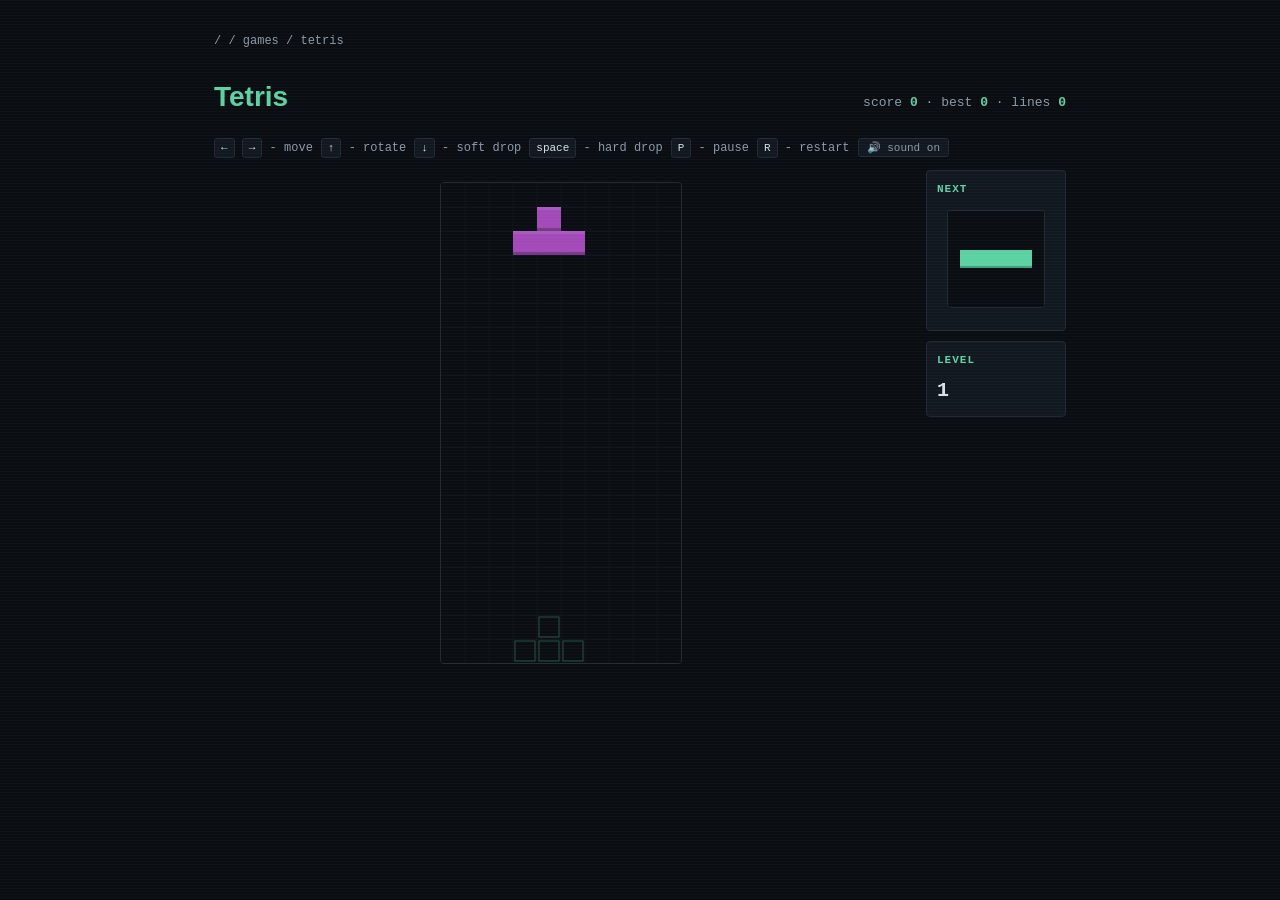
<file: games/tetris.html>
<!doctype html>
<html lang="en">
<head>
  <meta charset="utf-8" />
  <meta name="viewport" content="width=device-width, initial-scale=1" />
  <title>Tetris · Games</title>
  <meta name="description" content="Classic Tetris — stack the tetrominoes, clear lines, don't top out." />
  <meta name="color-scheme" content="dark" />
  <link rel="icon" type="image/svg+xml" href="/favicon.svg" />
  <link rel="stylesheet" href="/games/games.css" />
  <style>
    .tetris-wrap { display: flex; gap: 18px; justify-content: center; flex-wrap: wrap; }
    .side { min-width: 140px; font-family: var(--mono); font-size: 12px; color: var(--fg-dim); }
    .side h3 { color: var(--accent); font-size: 11px; text-transform: uppercase; letter-spacing: 1px; margin: 0 0 6px; }
    .side .box { background: var(--bg-elev); border: 1px solid var(--border); border-radius: 4px; padding: 10px; margin-bottom: 10px; }
    .side .v { color: var(--fg); font-size: 20px; font-weight: 600; }
    #next { display: block; background: var(--bg); border: 1px solid var(--border); border-radius: 4px; }
  </style>
</head>
<body>
  <main class="wrap">
    <p class="crumbs"><a href="/">/</a> / <a href="/games/">games</a> / tetris</p>
    <div class="game-head">
      <h1><span class="accent">Tetris</span></h1>
      <div class="score mono">score <strong id="score">0</strong> · best <strong id="best">0</strong> · lines <strong id="lines">0</strong></div>
    </div>
    <p class="controls">
      <span><kbd>←</kbd> <kbd>→</kbd> - move</span>
      <span><kbd>↑</kbd> - rotate</span>
      <span><kbd>↓</kbd> - soft drop</span>
      <span><kbd>space</kbd> - hard drop</span>
      <span><kbd>P</kbd> - pause</span>
      <span><kbd>R</kbd> - restart</span>
      <span id="sfx-slot"></span>
    </p>
    <div class="tetris-wrap">
      <canvas id="game" width="240" height="480" aria-label="Tetris board"></canvas>
      <div class="side">
        <div class="box">
          <h3>next</h3>
          <canvas id="next" width="96" height="96"></canvas>
        </div>
        <div class="box">
          <h3>level</h3>
          <div class="v" id="level">1</div>
        </div>
      </div>
    </div>
  </main>

<script src="/games/sfx.js"></script>
<script>
(function () {
  var canvas = document.getElementById('game'), ctx = canvas.getContext('2d');
  var nextCvs = document.getElementById('next'), nctx = nextCvs.getContext('2d');
  var COLS = 10, ROWS = 20, CELL = 24;

  // tetromino shapes (rotations derived). 1 = filled.
  var SHAPES = {
    I: { color: '#5cd2a3', blocks: [[0,0],[1,0],[2,0],[3,0]], w: 4, h: 1 },
    O: { color: '#e5d76b', blocks: [[0,0],[1,0],[0,1],[1,1]], w: 2, h: 2 },
    T: { color: '#a14ab8', blocks: [[1,0],[0,1],[1,1],[2,1]], w: 3, h: 2 },
    S: { color: '#8bd17c', blocks: [[1,0],[2,0],[0,1],[1,1]], w: 3, h: 2 },
    Z: { color: '#ff7878', blocks: [[0,0],[1,0],[1,1],[2,1]], w: 3, h: 2 },
    J: { color: '#5cb5d2', blocks: [[0,0],[0,1],[1,1],[2,1]], w: 3, h: 2 },
    L: { color: '#ffaa3c', blocks: [[2,0],[0,1],[1,1],[2,1]], w: 3, h: 2 }
  };
  var TYPES = Object.keys(SHAPES);

  function rotate(blocks) {
    // rotate 90° CW around (0,0) bounding box, then normalize to >=0
    var r = blocks.map(function (b) { return [b[1], -b[0]]; });
    var minX = Math.min.apply(null, r.map(function (b) { return b[0]; }));
    var minY = Math.min.apply(null, r.map(function (b) { return b[1]; }));
    return r.map(function (b) { return [b[0] - minX, b[1] - minY]; });
  }

  var state;
  function emptyGrid() {
    var g = [];
    for (var y = 0; y < ROWS; y++) { var row = []; for (var x = 0; x < COLS; x++) row.push(null); g.push(row); }
    return g;
  }

  function newPiece() {
    var t = TYPES[Math.floor(Math.random() * TYPES.length)];
    var s = SHAPES[t];
    return {
      type: t,
      color: s.color,
      blocks: s.blocks.map(function (b) { return b.slice(); }),
      x: Math.floor((COLS - s.w) / 2),
      y: 0
    };
  }

  function reset() {
    state = {
      grid: emptyGrid(),
      cur: newPiece(),
      nxt: newPiece(),
      score: 0,
      lines: 0,
      level: 1,
      best: parseInt(localStorage.getItem('tetris-best') || '0', 10),
      dropClock: 0,
      over: false,
      paused: false
    };
    updateHUD();
  }
  function updateHUD() {
    document.getElementById('score').textContent = state.score;
    document.getElementById('best').textContent = state.best;
    document.getElementById('lines').textContent = state.lines;
    document.getElementById('level').textContent = state.level;
  }

  function collides(p, dx, dy, blocks) {
    var bs = blocks || p.blocks;
    for (var i = 0; i < bs.length; i++) {
      var x = p.x + bs[i][0] + dx, y = p.y + bs[i][1] + dy;
      if (x < 0 || x >= COLS || y >= ROWS) return true;
      if (y >= 0 && state.grid[y][x]) return true;
    }
    return false;
  }

  function lock() {
    var p = state.cur;
    for (var i = 0; i < p.blocks.length; i++) {
      var x = p.x + p.blocks[i][0], y = p.y + p.blocks[i][1];
      if (y < 0) { state.over = true; SFX.crash(); return; }
      state.grid[y][x] = p.color;
    }
    // clear lines
    var cleared = 0;
    for (var r = ROWS - 1; r >= 0; r--) {
      if (state.grid[r].every(function (c) { return c; })) {
        state.grid.splice(r, 1);
        state.grid.unshift(new Array(COLS).fill(null));
        cleared++; r++;
      }
    }
    if (cleared > 0) {
      var pts = [0, 100, 300, 500, 800][cleared] * state.level;
      state.score += pts;
      state.lines += cleared;
      state.level = 1 + Math.floor(state.lines / 10);
      if (cleared === 4) SFX.win(); else SFX.eat();
      if (state.score > state.best) { state.best = state.score; localStorage.setItem('tetris-best', String(state.best)); }
    }
    state.cur = state.nxt;
    state.nxt = newPiece();
    if (collides(state.cur, 0, 0)) { state.over = true; SFX.crash(); }
    updateHUD();
  }

  function softDrop() {
    if (!collides(state.cur, 0, 1)) { state.cur.y++; }
    else { lock(); }
  }
  function hardDrop() {
    while (!collides(state.cur, 0, 1)) state.cur.y++;
    SFX.paddle();
    lock();
  }
  function move(dx) { if (!collides(state.cur, dx, 0)) state.cur.x += dx; }
  function tryRotate() {
    var rb = rotate(state.cur.blocks);
    var kicks = [0, -1, 1, -2, 2];
    for (var k = 0; k < kicks.length; k++) {
      if (!collides(state.cur, kicks[k], 0, rb)) {
        state.cur.blocks = rb; state.cur.x += kicks[k]; SFX.point(); return;
      }
    }
  }

  document.addEventListener('keydown', function (e) {
    if (state.over) { if (e.code === 'KeyR') reset(); return; }
    if (e.code === 'KeyP') { state.paused = !state.paused; return; }
    if (state.paused) return;
    if (e.code === 'ArrowLeft')  { e.preventDefault(); move(-1); }
    else if (e.code === 'ArrowRight') { e.preventDefault(); move(1); }
    else if (e.code === 'ArrowDown')  { e.preventDefault(); softDrop(); state.dropClock = 0; }
    else if (e.code === 'ArrowUp')    { e.preventDefault(); tryRotate(); }
    else if (e.code === 'Space')      { e.preventDefault(); hardDrop(); }
    else if (e.code === 'KeyR')       { reset(); }
  });

  // touch: swipe left/right/down; tap rotate
  var touch = null;
  canvas.addEventListener('touchstart', function (e) {
    var t = e.touches[0]; touch = { x: t.clientX, y: t.clientY, moved: false, t: Date.now() };
  }, { passive: true });
  canvas.addEventListener('touchmove', function (e) {
    if (!touch) return;
    var t = e.touches[0];
    var dx = t.clientX - touch.x, dy = t.clientY - touch.y;
    if (Math.abs(dx) > 22) { move(dx > 0 ? 1 : -1); touch.x = t.clientX; touch.moved = true; }
    if (dy > 22) { softDrop(); touch.y = t.clientY; touch.moved = true; }
  }, { passive: true });
  canvas.addEventListener('touchend', function () {
    if (touch && !touch.moved && Date.now() - touch.t < 260) tryRotate();
    touch = null;
  });

  function step() {
    if (state.over || state.paused) return;
    state.dropClock++;
    var speed = Math.max(6, 48 - (state.level - 1) * 4);
    if (state.dropClock >= speed) { state.dropClock = 0; softDrop(); }
  }

  function drawCell(c, x, y, color) {
    c.fillStyle = color;
    c.fillRect(x * CELL, y * CELL, CELL, CELL);
    c.fillStyle = 'rgba(0,0,0,0.25)';
    c.fillRect(x * CELL, y * CELL + CELL - 3, CELL, 3);
    c.fillStyle = 'rgba(255,255,255,0.08)';
    c.fillRect(x * CELL, y * CELL, CELL, 3);
  }

  function render() {
    ctx.fillStyle = '#0a0e12'; ctx.fillRect(0, 0, canvas.width, canvas.height);
    // grid cells
    ctx.strokeStyle = 'rgba(255,255,255,0.03)';
    for (var x = 1; x < COLS; x++) { ctx.beginPath(); ctx.moveTo(x * CELL, 0); ctx.lineTo(x * CELL, ROWS * CELL); ctx.stroke(); }
    for (var y = 1; y < ROWS; y++) { ctx.beginPath(); ctx.moveTo(0, y * CELL); ctx.lineTo(COLS * CELL, y * CELL); ctx.stroke(); }
    // locked
    for (var yy = 0; yy < ROWS; yy++) for (var xx = 0; xx < COLS; xx++) {
      if (state.grid[yy][xx]) drawCell(ctx, xx, yy, state.grid[yy][xx]);
    }
    // current
    var p = state.cur;
    if (p) {
      // ghost
      var gy = 0; while (!collides(p, 0, gy + 1)) gy++;
      for (var i = 0; i < p.blocks.length; i++) {
        var bx = p.x + p.blocks[i][0], by = p.y + p.blocks[i][1] + gy;
        ctx.strokeStyle = 'rgba(92,210,163,0.35)';
        ctx.strokeRect(bx * CELL + 2, by * CELL + 2, CELL - 4, CELL - 4);
      }
      for (var j = 0; j < p.blocks.length; j++) {
        drawCell(ctx, p.x + p.blocks[j][0], p.y + p.blocks[j][1], p.color);
      }
    }
    // next preview
    nctx.fillStyle = '#0a0e12'; nctx.fillRect(0, 0, nextCvs.width, nextCvs.height);
    var n = state.nxt;
    if (n) {
      var cs = 18;
      var xs = n.blocks.map(function (b) { return b[0]; }), ys = n.blocks.map(function (b) { return b[1]; });
      var ox = (nextCvs.width / cs - (Math.max.apply(null, xs) + 1)) / 2;
      var oy = (nextCvs.height / cs - (Math.max.apply(null, ys) + 1)) / 2;
      for (var k = 0; k < n.blocks.length; k++) {
        nctx.fillStyle = n.color;
        nctx.fillRect((n.blocks[k][0] + ox) * cs, (n.blocks[k][1] + oy) * cs, cs, cs);
        nctx.fillStyle = 'rgba(0,0,0,0.25)';
        nctx.fillRect((n.blocks[k][0] + ox) * cs, (n.blocks[k][1] + oy) * cs + cs - 2, cs, 2);
      }
    }
    if (state.over || state.paused) {
      ctx.fillStyle = 'rgba(10,14,18,0.8)';
      ctx.fillRect(0, canvas.height / 2 - 36, canvas.width, 72);
      ctx.fillStyle = '#d7e1ea';
      ctx.textAlign = 'center';
      ctx.font = '700 18px ui-monospace, Menlo, Consolas, monospace';
      ctx.fillText(state.over ? 'TOP OUT' : 'PAUSED', canvas.width / 2, canvas.height / 2);
      ctx.fillStyle = '#8a99a8'; ctx.font = '12px ui-monospace, Menlo, Consolas, monospace';
      ctx.fillText(state.over ? 'press R to restart' : 'press P to resume', canvas.width / 2, canvas.height / 2 + 18);
    }
  }

  function loop() { step(); render(); requestAnimationFrame(loop); }

  reset();
  SFX.mountToggle(document.getElementById('sfx-slot'));
  // slow down the main step loop — use rAF but step only ~60fps via render tick
  loop();
})();
</script>
</body>
</html>
</file>
<file: games/games.css>
/* Shared styles for /games/ — matches the dark/hacker palette of the root site. */
:root {
  --bg: #0a0e12;
  --bg-elev: #111820;
  --border: #1f2a36;
  --fg: #d7e1ea;
  --fg-dim: #8a99a8;
  --accent: #5cd2a3;
  --accent-dim: #2f8b6d;
  --warn: #ffaa3c;
  --err: #ff7878;
  --mono: ui-monospace, SFMono-Regular, Menlo, Consolas, "Liberation Mono", monospace;
  --sans: -apple-system, BlinkMacSystemFont, "Segoe UI", Inter, Roboto, Helvetica, Arial, sans-serif;
}
*, *::before, *::after { box-sizing: border-box; }
html, body {
  margin: 0; padding: 0;
  background: var(--bg); color: var(--fg);
  font-family: var(--sans); font-size: 15px; line-height: 1.55;
  -webkit-font-smoothing: antialiased;
  min-height: 100vh;
}
body::before {
  content: "";
  position: fixed; inset: 0;
  pointer-events: none; z-index: 1000;
  background: repeating-linear-gradient(to bottom, rgba(255,255,255,0.022) 0 1px, transparent 1px 3px);
}
@media (prefers-reduced-motion: reduce) { body::before { display: none; } }
a { color: var(--accent); text-decoration: none; }
a:hover { text-decoration: underline; }
.mono, code { font-family: var(--mono); }
.wrap { max-width: 900px; margin: 0 auto; padding: 32px 24px 80px; }
.crumbs { font-family: var(--mono); font-size: 12px; color: var(--fg-dim); margin: 0 0 24px; }
.crumbs a { color: var(--fg-dim); }
.crumbs a:hover { color: var(--accent); }
h1 { font-size: 28px; margin: 0 0 8px; font-weight: 600; }
h1 .accent { color: var(--accent); }
.sub { color: var(--fg-dim); margin: 0 0 28px; font-family: var(--mono); font-size: 13px; }
.card {
  background: var(--bg-elev);
  border: 1px solid var(--border);
  border-radius: 8px;
  padding: 18px 20px;
  margin: 16px 0;
}
.tiles { display: grid; grid-template-columns: repeat(auto-fill, minmax(260px, 1fr)); gap: 18px; margin-top: 20px; }
.tile {
  display: block;
  background: var(--bg-elev);
  border: 1px solid var(--border);
  border-radius: 6px;
  text-decoration: none;
  color: var(--fg);
  overflow: hidden;
  transition: border-color 0.15s, transform 0.15s, box-shadow 0.15s;
}
.tile:hover { border-color: var(--accent); transform: translateY(-2px); box-shadow: 0 6px 24px rgba(92,210,163,0.08); text-decoration: none; }
.tile .titlebar {
  display: flex; align-items: center; gap: 8px;
  background: #0f161d; border-bottom: 1px solid var(--border);
  padding: 7px 10px;
  font-family: var(--mono); font-size: 11px; color: var(--fg-dim);
}
.tile .dots { display: inline-flex; gap: 5px; }
.tile .dots i { width: 10px; height: 10px; border-radius: 50%; display: block; }
.tile .dots i:nth-child(1) { background: #ff6057; }
.tile .dots i:nth-child(2) { background: #ffbd2e; }
.tile .dots i:nth-child(3) { background: #28c941; }
.tile .titlebar .path { margin-left: 4px; color: var(--fg-dim); }
.tile .titlebar .path b { color: var(--accent); font-weight: 600; }
.tile .art {
  font-family: var(--mono);
  font-size: 10px;
  line-height: 1.15;
  white-space: pre;
  color: var(--accent);
  background: var(--bg);
  padding: 12px 12px 10px;
  text-align: center;
  overflow: hidden;
  min-height: 92px;
  display: flex; align-items: center; justify-content: center;
}
.tile .art.wide { font-size: 9px; }
.tile .meta { padding: 10px 14px 14px; }
.tile .meta .title { font-family: var(--mono); color: var(--accent); font-size: 14px; font-weight: 600; margin: 0 0 4px; }
.tile .meta .desc  { color: var(--fg-dim); font-size: 13px; margin: 0; }
.tile .meta .badge {
  display: inline-block; font-family: var(--mono); font-size: 10px;
  padding: 1px 6px; border-radius: 3px;
  background: rgba(92,210,163,0.12); color: var(--accent);
  margin-left: 6px; vertical-align: middle;
}
.game-head { display: flex; align-items: baseline; justify-content: space-between; gap: 16px; flex-wrap: wrap; margin-bottom: 12px; }
.score { font-family: var(--mono); color: var(--fg-dim); font-size: 13px; }
.score strong { color: var(--accent); }
button, .btn {
  font-family: var(--mono);
  font-size: 13px;
  background: var(--bg-elev);
  color: var(--fg);
  border: 1px solid var(--border);
  border-radius: 4px;
  padding: 6px 12px;
  cursor: pointer;
  transition: border-color 0.12s, background 0.12s;
}
button:hover, .btn:hover { border-color: var(--accent); }
button:active { background: rgba(92,210,163,0.08); }
button:disabled { opacity: 0.4; cursor: not-allowed; }
.controls { display: flex; gap: 8px; flex-wrap: wrap; margin: 12px 0; font-family: var(--mono); font-size: 12px; color: var(--fg-dim); }
.controls kbd {
  display: inline-block;
  border: 1px solid var(--border);
  border-radius: 3px;
  padding: 0 6px;
  background: var(--bg-elev);
  color: var(--fg);
  font-family: var(--mono);
  font-size: 11px;
  line-height: 18px;
}
canvas { display: block; margin: 12px auto; border: 1px solid var(--border); border-radius: 4px; background: var(--bg-elev); max-width: 100%; touch-action: none; }
footer.tiny { margin-top: 40px; padding-top: 16px; border-top: 1px solid var(--border); font-family: var(--mono); font-size: 11px; color: var(--fg-dim); text-align: center; }
.sfx-toggle {
  font-family: var(--mono); font-size: 11px;
  background: var(--bg-elev); color: var(--fg-dim);
  border: 1px solid var(--border); border-radius: 3px;
  padding: 2px 8px; cursor: pointer;
}
.sfx-toggle:hover { border-color: var(--accent); color: var(--fg); }
.sfx-toggle[aria-pressed="true"] { color: var(--fg-dim); }
.scoreboard { display: grid; grid-template-columns: repeat(auto-fill, minmax(140px, 1fr)); gap: 10px; margin-top: 12px; }
.scoreboard .cell {
  background: var(--bg); border: 1px solid var(--border); border-radius: 4px;
  padding: 10px 12px; font-family: var(--mono);
}
.scoreboard .cell .n { color: var(--fg-dim); font-size: 11px; }
.scoreboard .cell .v { color: var(--accent); font-size: 18px; font-weight: 600; }
</file>
